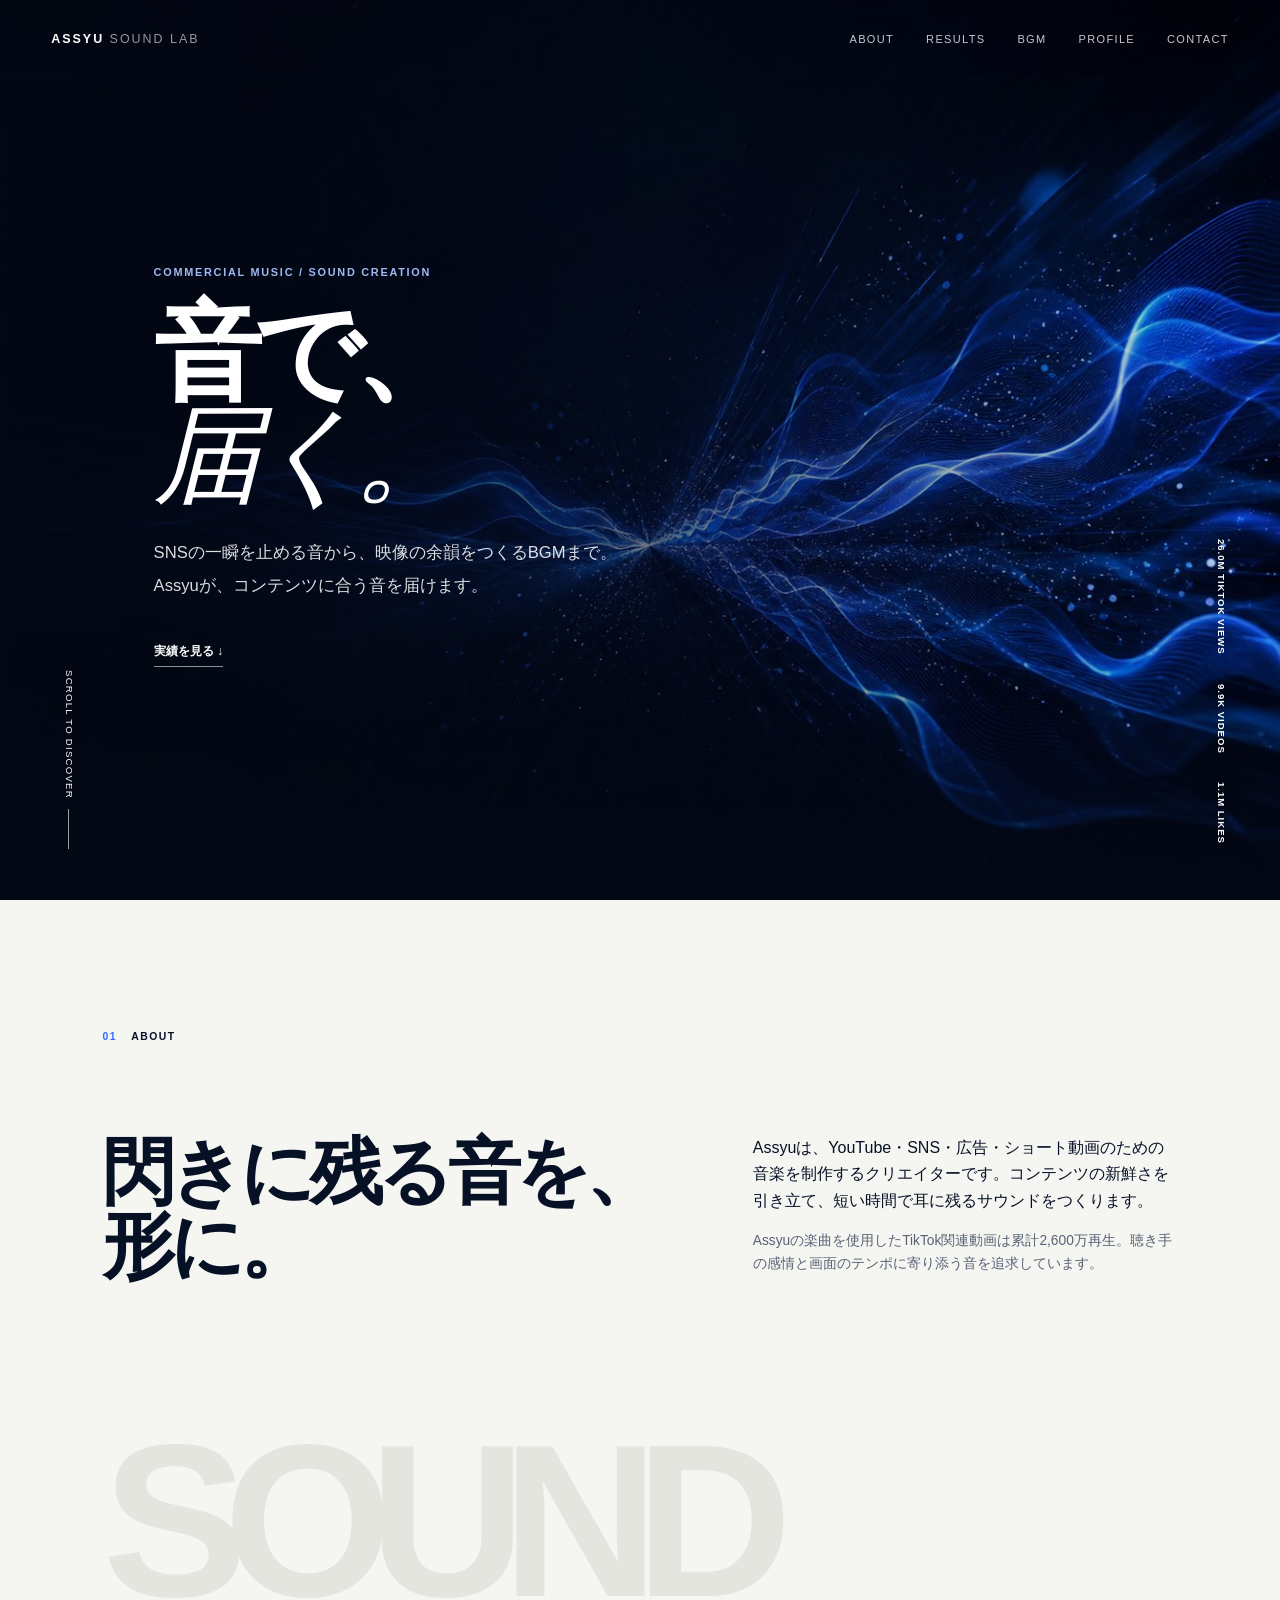
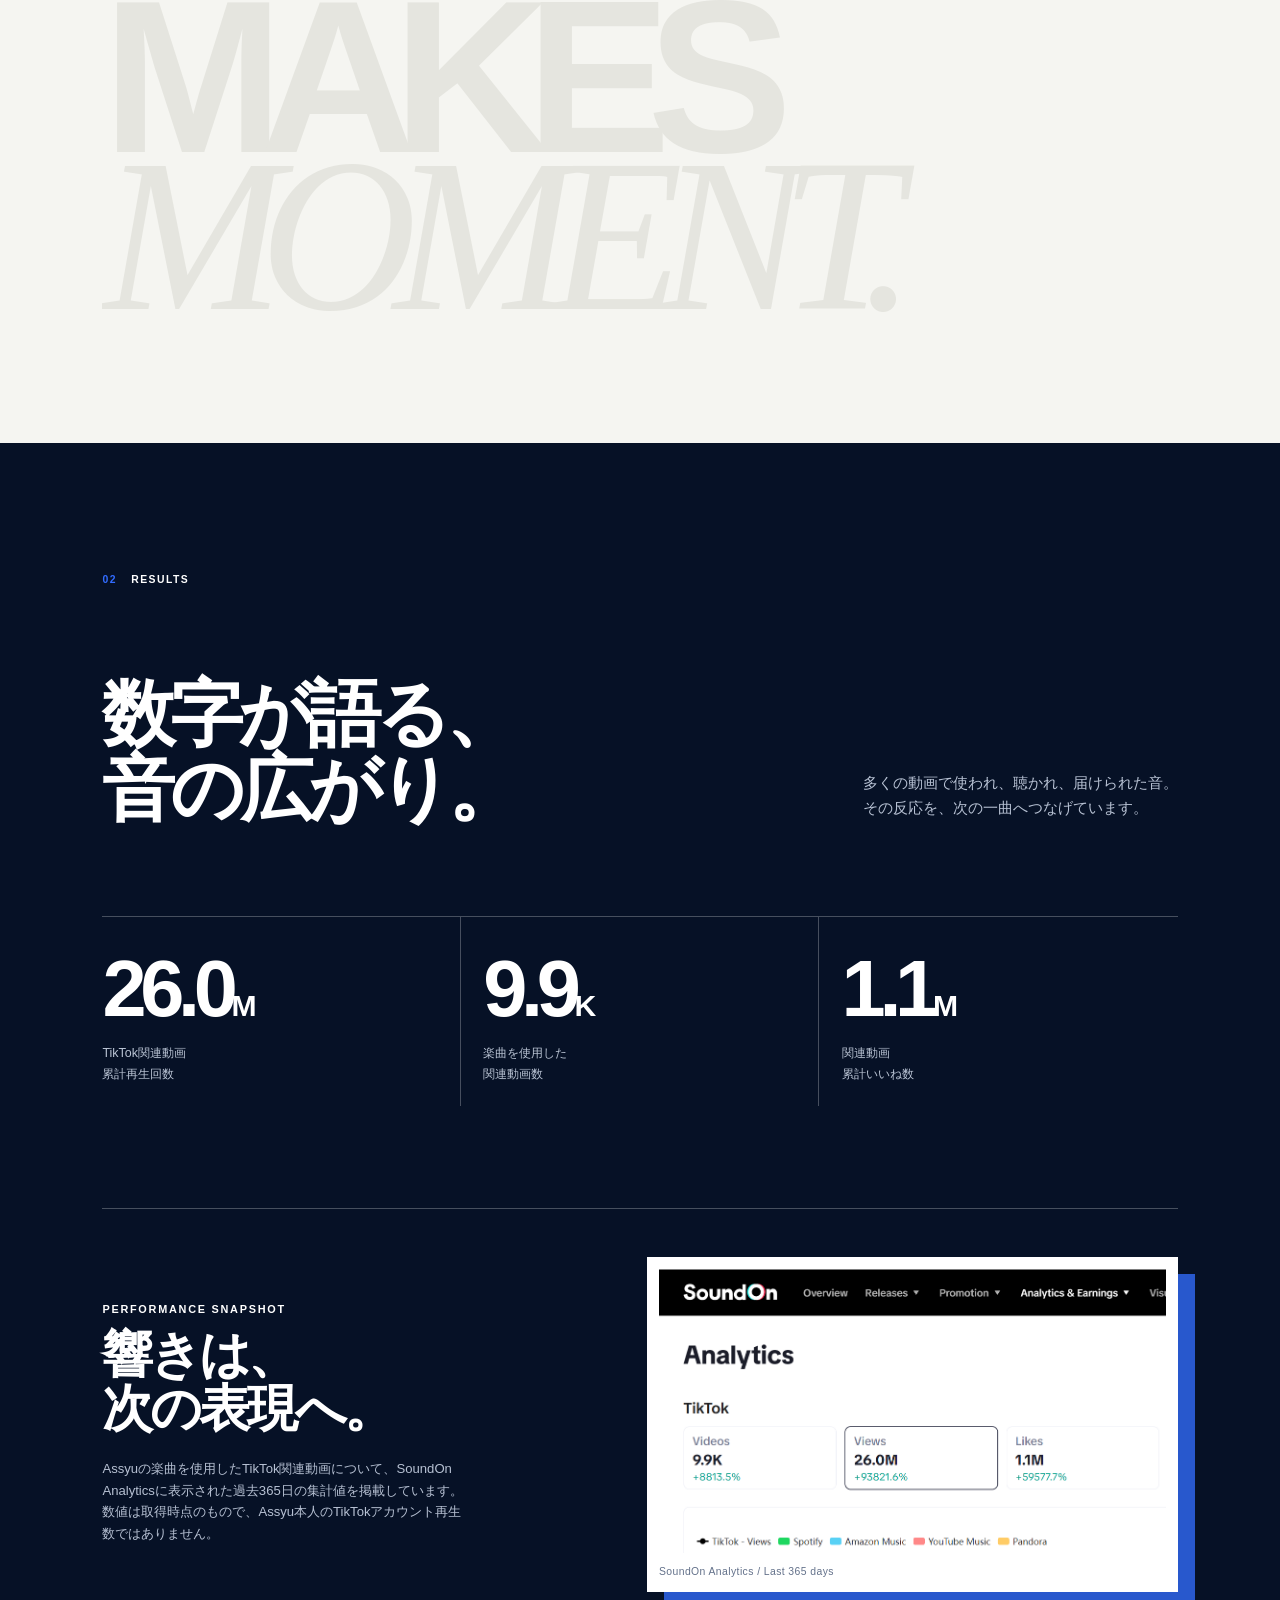
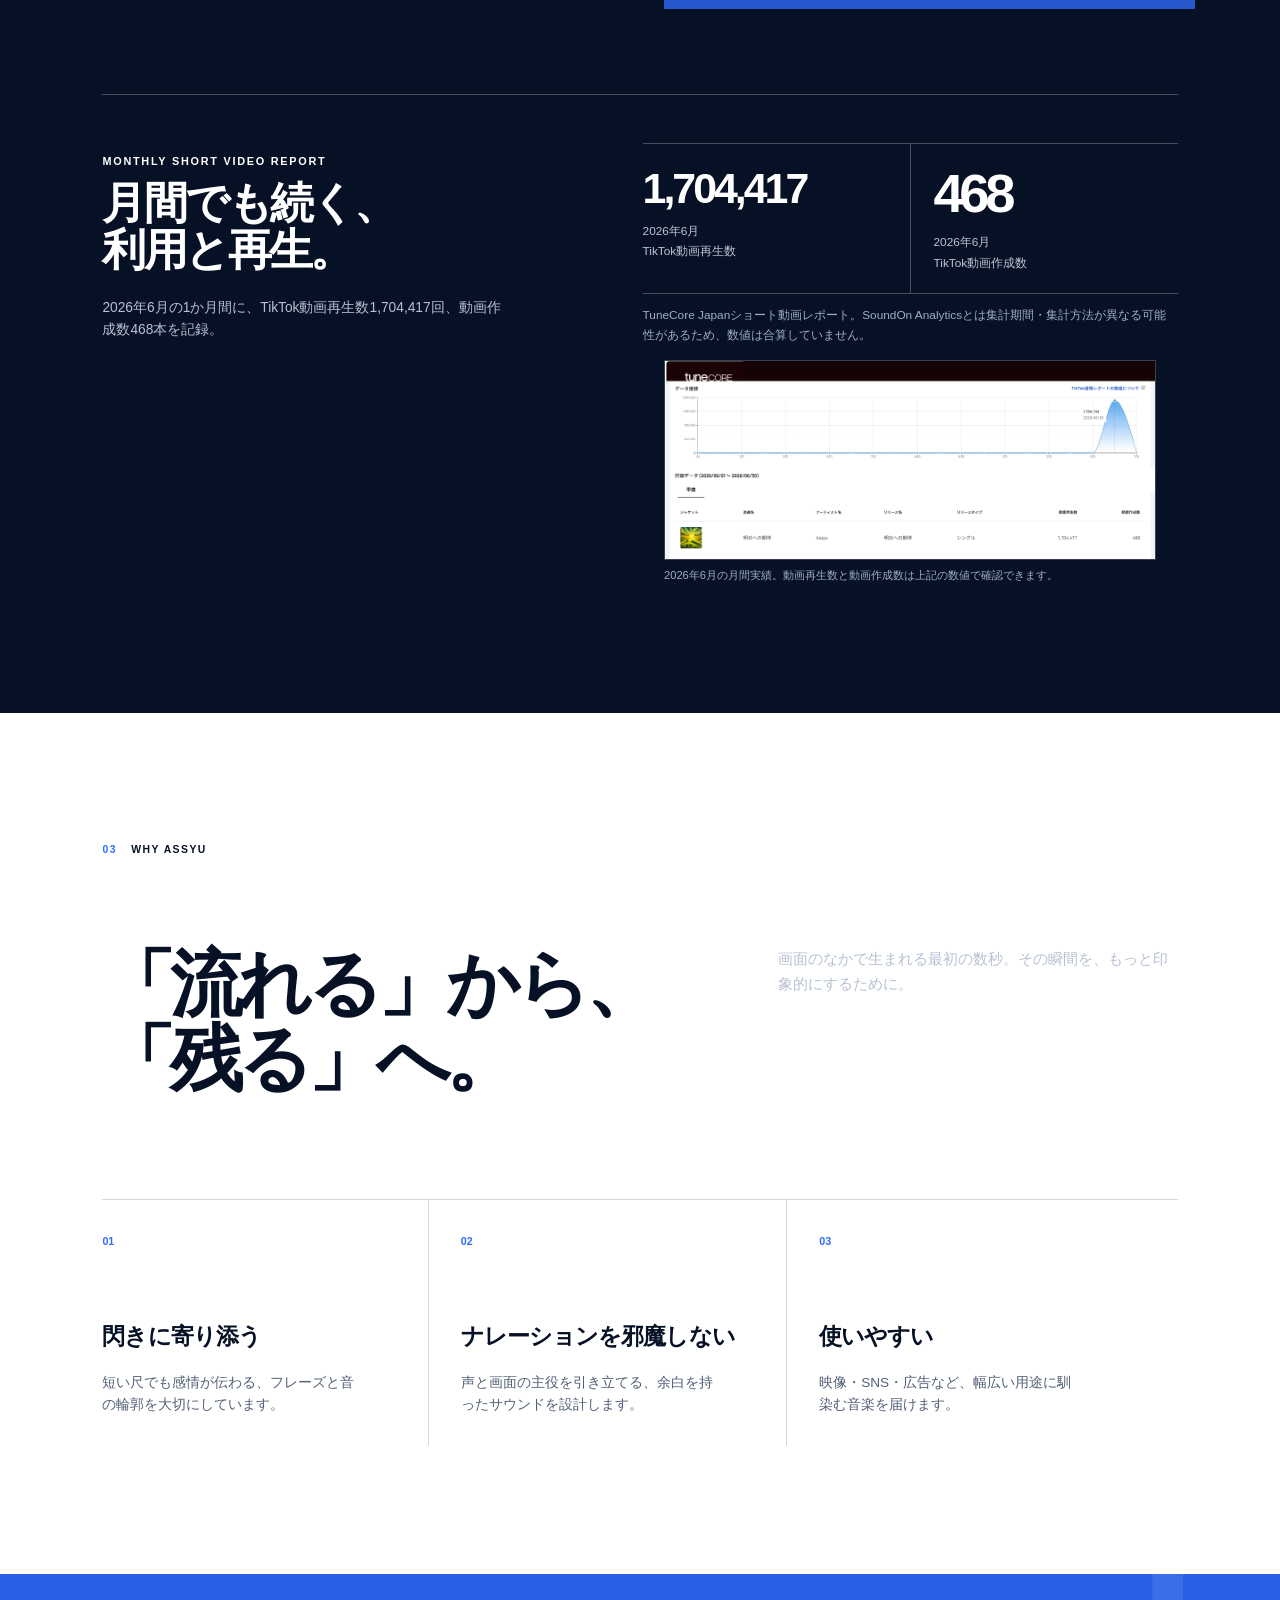
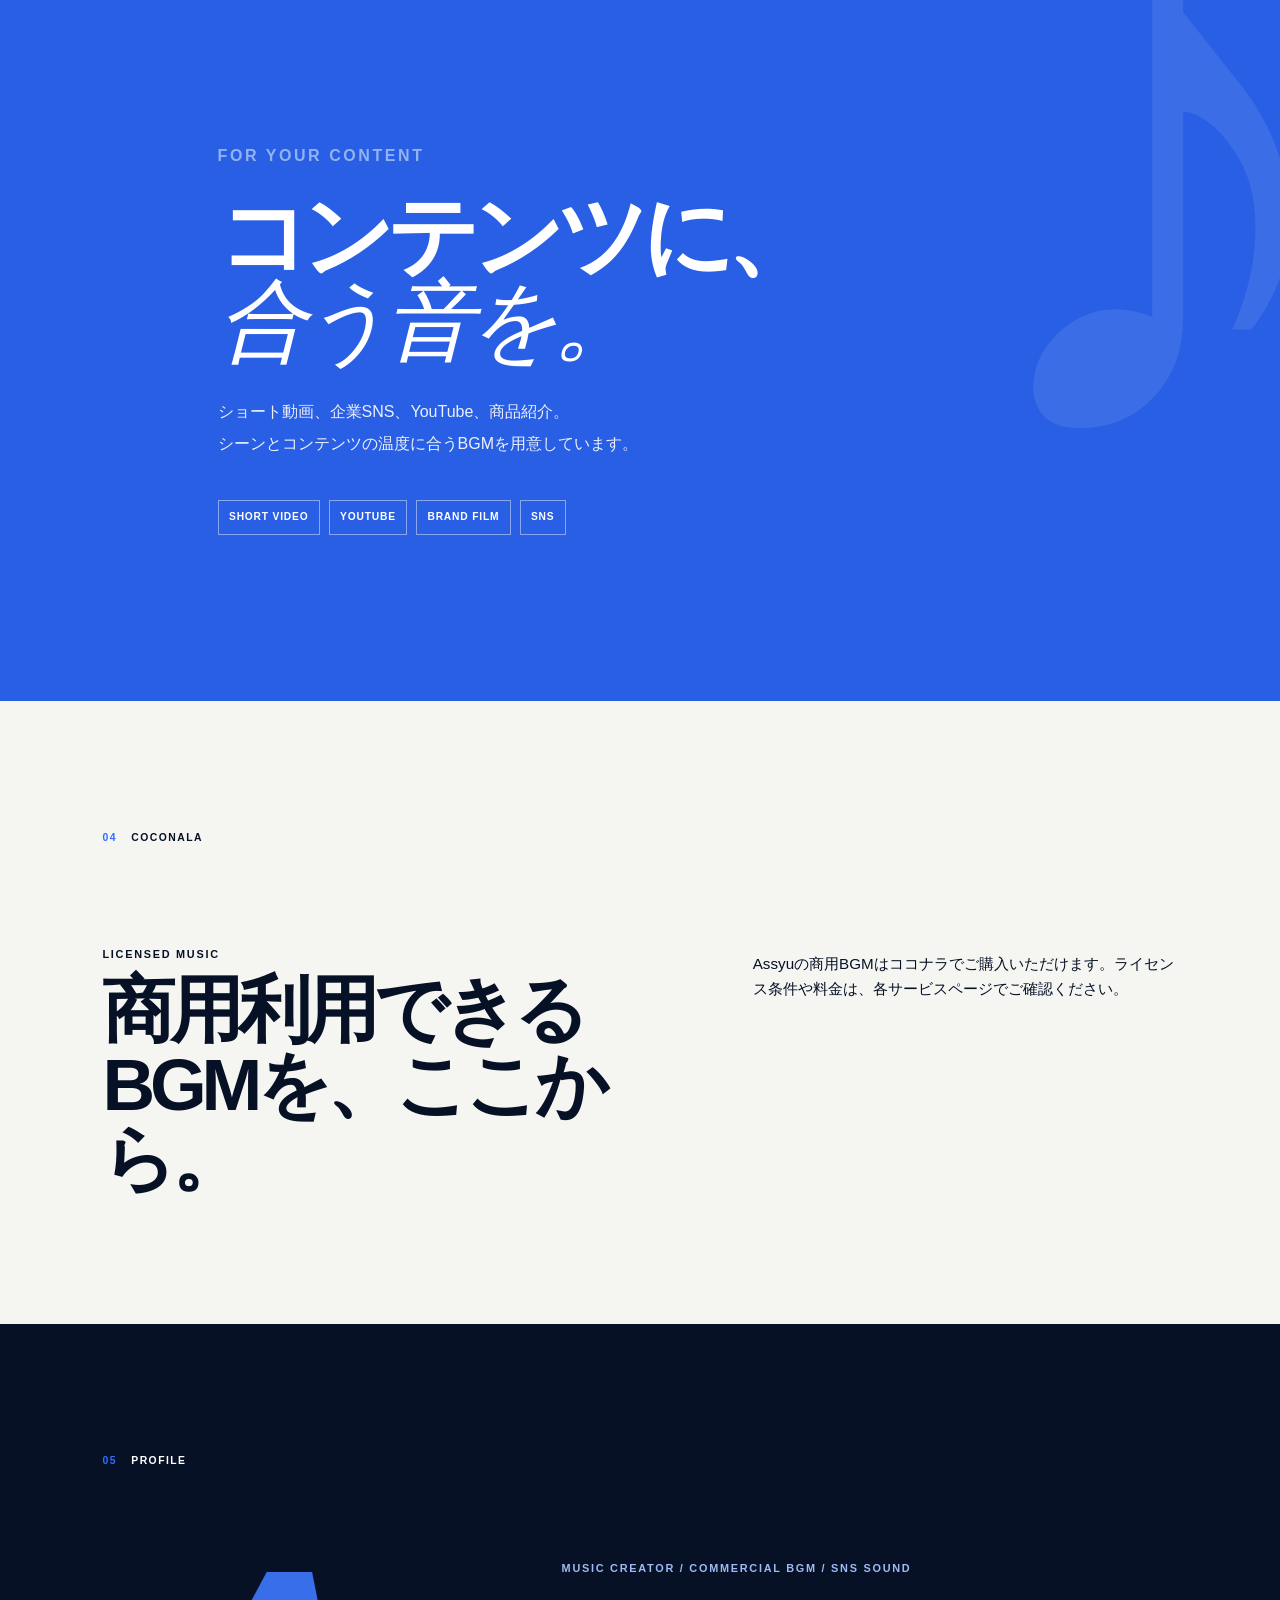
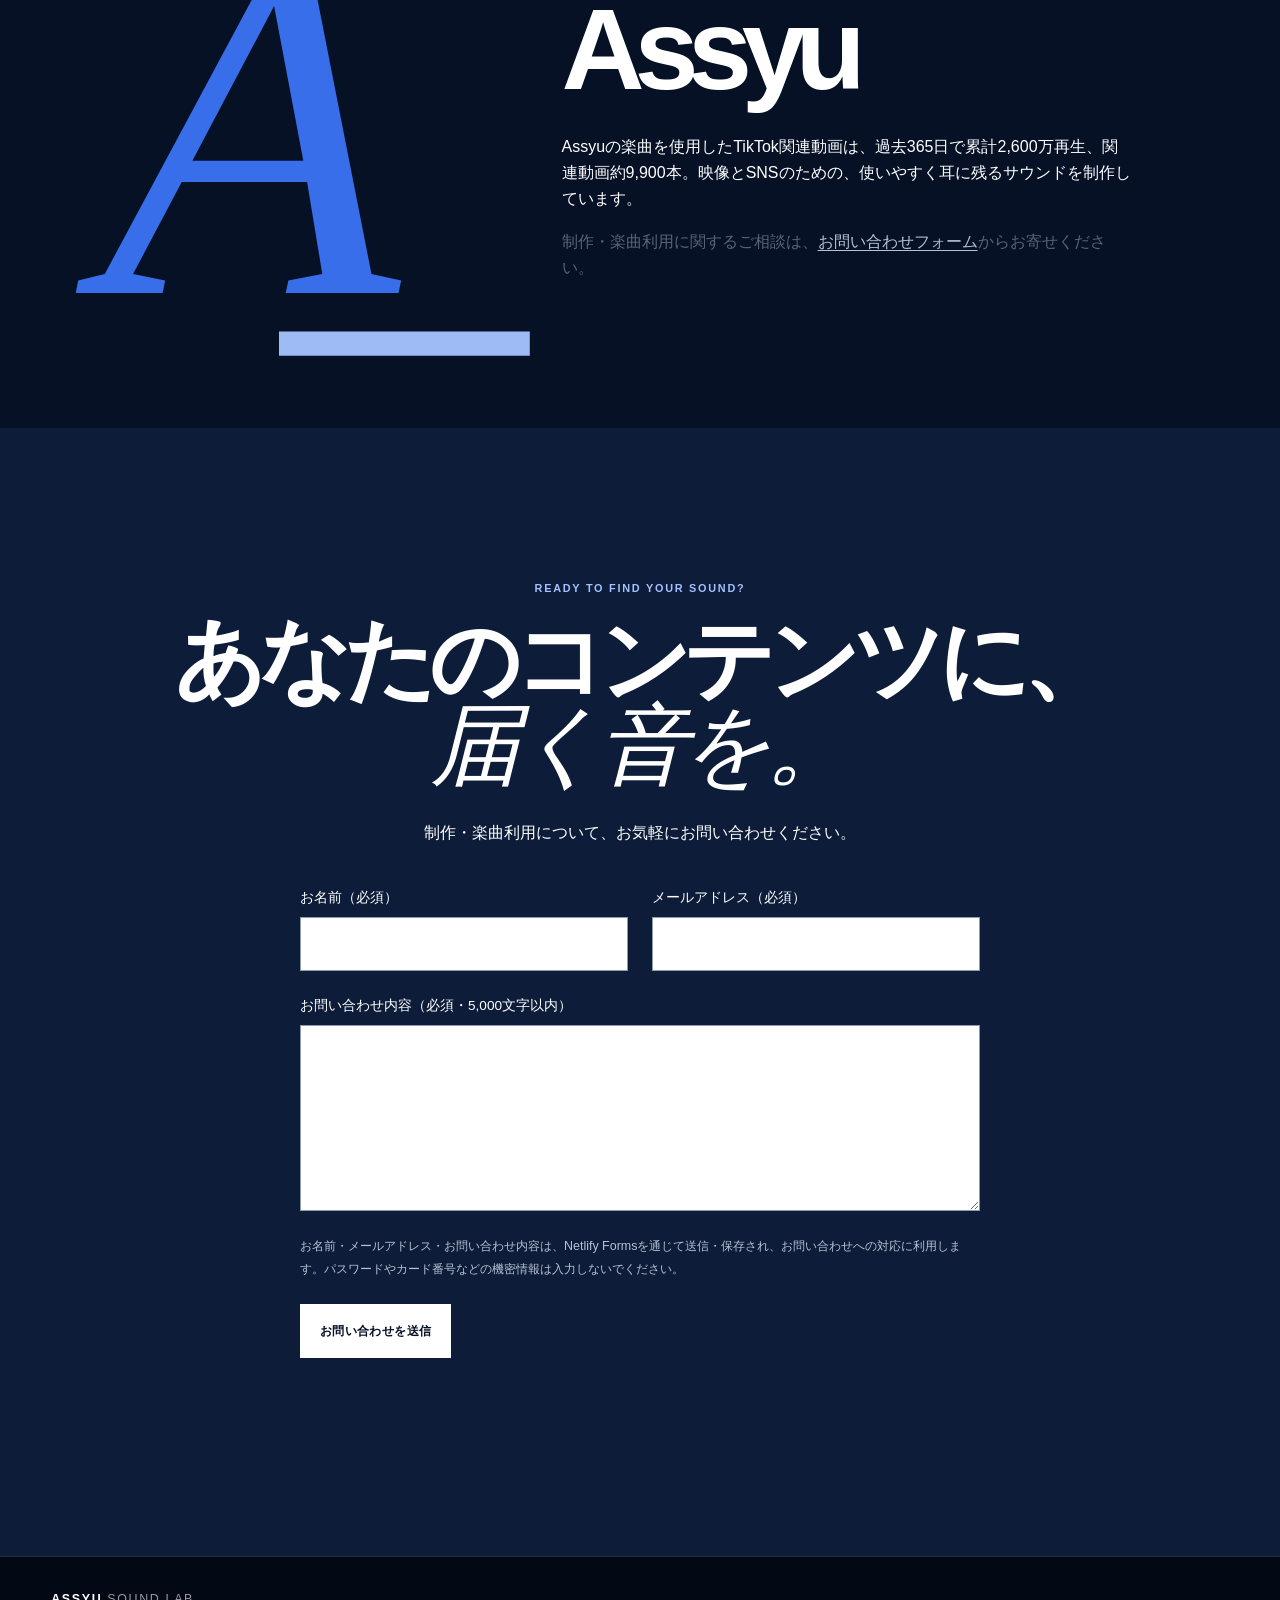
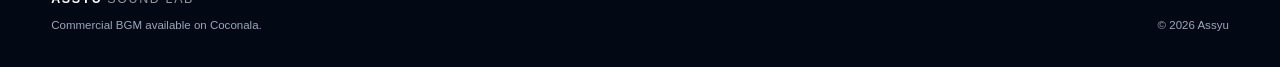
<file: index.html>
<!doctype html>
<html lang="ja">
<head>
  <meta charset="utf-8">
  <meta name="viewport" content="width=device-width, initial-scale=1">
  <title>Assyu｜商用BGM・SNSサウンドの音楽クリエイター</title>
  <meta name="description" content="Assyuの楽曲を使用したTikTok関連動画は累計2,600万再生。YouTube・広告・ショート動画・SNSに合う商用BGMをココナラで販売しています。">
  <meta name="theme-color" content="#061126">
  <meta property="og:type" content="website">
  <meta property="og:site_name" content="ASSYU SOUND LAB">
  <meta property="og:title" content="Assyu｜商用BGM・SNSサウンドの音楽クリエイター">
  <meta property="og:description" content="SNSで届く音を、あなたのコンテンツへ。Assyuの商用BGM・SNSサウンド。">
  <!-- 公開時にcanonicalと、絶対URLのog:url・og:imageを設定してください。 -->
  <meta property="og:image" content="assets/assyu/sound-waves.jpg">
  <meta name="twitter:card" content="summary_large_image">
  <meta name="twitter:title" content="Assyu｜商用BGM・SNSサウンドの音楽クリエイター">
  <meta name="twitter:description" content="Assyuの楽曲を使用したTikTok関連動画は累計2,600万再生。商用BGM・SNSサウンドを制作しています。">
  <meta name="twitter:image" content="assets/assyu/sound-waves.jpg">
  <link rel="stylesheet" href="assets/assyu/style.css">
  <link rel="stylesheet" href="assets/assyu/review-fixes.css">
  <link rel="stylesheet" href="assets/assyu/tunecore-report.css">
  <link rel="stylesheet" href="assets/assyu/soundon-report.css">
  <link rel="stylesheet" href="assets/assyu/contact.css">
  <script src="assets/assyu/contact.js" defer></script>
</head>
<body>
  <a class="skip-link" href="#main">本文へ移動</a>

  <header class="site-header">
    <a class="brand" href="#top" aria-label="ASSYU SOUND LAB トップへ">ASSYU <span>SOUND LAB</span></a>
    <nav aria-label="主要な案内">
      <a href="#about">ABOUT</a>
      <a href="#results">RESULTS</a>
      <a href="#bgm">BGM</a>
      <a href="#profile">PROFILE</a>
      <a href="#contact">CONTACT</a>
    </nav>
  </header>

  <main id="main">
    <section class="hero" id="top" aria-labelledby="hero-title">
      <div class="hero-art" aria-hidden="true"></div>
      <div class="hero-content reveal">
        <p class="kicker">COMMERCIAL MUSIC / SOUND CREATION</p>
        <h1 id="hero-title">音で、<br><em>届く。</em></h1>
        <p class="hero-copy">SNSの一瞬を止める音から、映像の余韻をつくるBGMまで。<br>Assyuが、コンテンツに合う音を届けます。</p>
        <div class="hero-actions">
          <a class="text-link" href="#results">実績を見る <span aria-hidden="true">↓</span></a>
        </div>
      </div>
      <div class="hero-meta" aria-label="実績">
        <span>26.0M TIKTOK VIEWS</span>
        <span>9.9K VIDEOS</span>
        <span>1.1M LIKES</span>
      </div>
      <p class="scroll-note" aria-hidden="true">SCROLL TO DISCOVER <span></span></p>
    </section>

    <section class="intro section" id="about" aria-labelledby="about-title">
      <div class="section-label"><span>01</span> ABOUT</div>
      <div class="intro-grid">
        <h2 id="about-title">閃きに残る音を、<br>形に。</h2>
        <div class="intro-copy">
          <p>Assyuは、YouTube・SNS・広告・ショート動画のための音楽を制作するクリエイターです。コンテンツの新鮮さを引き立て、短い時間で耳に残るサウンドをつくります。</p>
          <p class="muted">Assyuの楽曲を使用したTikTok関連動画は累計2,600万再生。聴き手の感情と画面のテンポに寄り添う音を追求しています。</p>
        </div>
      </div>
      <div class="statement">SOUND<br>MAKES<br><i>MOMENT.</i></div>
    </section>

    <section class="results section dark-section" id="results" aria-labelledby="results-title">
      <div class="section-label"><span>02</span> RESULTS</div>
      <div class="section-heading">
        <h2 id="results-title">数字が語る、<br>音の広がり。</h2>
        <p>多くの動画で使われ、聴かれ、届けられた音。<br>その反応を、次の一曲へつなげています。</p>
      </div>
      <div class="metrics" aria-label="TikTokでの実績">
        <article><strong>26.0<span>M</span></strong><p>TikTok関連動画<br>累計再生回数</p></article>
        <article><strong>9.9<span>K</span></strong><p>楽曲を使用した<br>関連動画数</p></article>
        <article><strong>1.1<span>M</span></strong><p>関連動画<br>累計いいね数</p></article>
      </div>
      <div class="proof-panel">
        <div>
          <p class="eyebrow">PERFORMANCE SNAPSHOT</p>
          <h3>響きは、<br>次の表現へ。</h3>
          <p>Assyuの楽曲を使用したTikTok関連動画について、SoundOn Analyticsに表示された過去365日の集計値を掲載しています。数値は取得時点のもので、Assyu本人のTikTokアカウント再生数ではありません。</p>
        </div>
        <figure class="analytics-card analytics-report">
          <img src="assets/assyu/soundon-report.png" alt="SoundOn Analyticsの過去365日実績。TikTok関連動画は9.9K本、再生回数は26.0M、いいね数は1.1M。">
          <figcaption>SoundOn Analytics / Last 365 days</figcaption>
        </figure>
      </div>
      <aside class="tunecore-panel" aria-labelledby="tunecore-title">
        <div class="tunecore-copy">
          <p class="eyebrow">MONTHLY SHORT VIDEO REPORT</p>
          <h3 id="tunecore-title">月間でも続く、<br>利用と再生。</h3>
          <p>2026年6月の1か月間に、TikTok動画再生数1,704,417回、動画作成数468本を記録。</p>
        </div>
        <div class="tunecore-detail">
          <div class="tunecore-stats" aria-label="TuneCore Japanの2026年6月実績">
            <article><strong class="exact-count">1,704,417</strong><p>2026年6月<br>TikTok動画再生数</p></article>
            <article><strong>468</strong><p>2026年6月<br>TikTok動画作成数</p></article>
          </div>
          <p class="source-note">TuneCore Japanショート動画レポート。SoundOn Analyticsとは集計期間・集計方法が異なる可能性があるため、数値は合算していません。</p>
          <div class="tunecore-report-wrapper">
            <div class="tunecore-report">
              <figure>
                <img src="assets/assyu/tunecore-june-report.png" alt="TuneCore Japanショート動画レポート。対象期間は2026年6月1日から6月30日。明日への期待、Assyu、TikTok動画再生数1,704,417回、動画作成数468本、および月間推移グラフ。">
                <figcaption>2026年6月の月間実績。動画再生数と動画作成数は上記の数値で確認できます。</figcaption>
              </figure>
            </div>
          </div>
        </div>
      </aside>
    </section>

    <section class="reason section" aria-labelledby="reason-title">
      <div class="section-label"><span>03</span> WHY ASSYU</div>
      <div class="section-heading split-heading">
        <h2 id="reason-title">「流れる」から、<br>「残る」へ。</h2>
        <p>画面のなかで生まれる最初の数秒。その瞬間を、もっと印象的にするために。</p>
      </div>
      <div class="reason-grid">
        <article><span>01</span><h3>閃きに寄り添う</h3><p>短い尺でも感情が伝わる、フレーズと音の輪郭を大切にしています。</p></article>
        <article><span>02</span><h3>ナレーションを邪魔しない</h3><p>声と画面の主役を引き立てる、余白を持ったサウンドを設計します。</p></article>
        <article><span>03</span><h3>使いやすい</h3><p>映像・SNS・広告など、幅広い用途に馴染む音楽を届けます。</p></article>
      </div>
    </section>

    <section class="bgm-section" id="bgm" aria-labelledby="bgm-title">
      <div class="bgm-inner">
        <p class="kicker">FOR YOUR CONTENT</p>
        <h2 id="bgm-title">コンテンツに、<br><em>合う音を。</em></h2>
        <p>ショート動画、企業SNS、YouTube、商品紹介。<br>シーンとコンテンツの温度に合うBGMを用意しています。</p>
        <div class="tag-list" aria-label="BGMの利用シーン"><span>SHORT VIDEO</span><span>YOUTUBE</span><span>BRAND FILM</span><span>SNS</span></div>
      </div>
    </section>

    <section class="sales section" id="purchase" aria-labelledby="sales-title">
      <div class="section-label"><span>04</span> COCONALA</div>
      <div class="stock-grid">
        <div>
          <p class="eyebrow">LICENSED MUSIC</p>
          <h2 id="sales-title">商用利用できる<br>BGMを、ここから。</h2>
        </div>
        <div class="stock-copy">
          <p>Assyuの商用BGMはココナラでご購入いただけます。ライセンス条件や料金は、各サービスページでご確認ください。</p>
        </div>
      </div>
    </section>

    <section class="profile section dark-section" id="profile" aria-labelledby="profile-title">
      <div class="section-label"><span>05</span> PROFILE</div>
      <div class="profile-grid">
        <div class="monogram" aria-hidden="true">A<span>_</span></div>
        <div>
          <p class="kicker">MUSIC CREATOR / COMMERCIAL BGM / SNS SOUND</p>
          <h2 id="profile-title">Assyu</h2>
          <p>Assyuの楽曲を使用したTikTok関連動画は、過去365日で累計2,600万再生、関連動画約9,900本。映像とSNSのための、使いやすく耳に残るサウンドを制作しています。</p>
          <p class="muted">制作・楽曲利用に関するご相談は、<a href="#contact">お問い合わせフォーム</a>からお寄せください。</p>
        </div>
      </div>
    </section>

    <section class="final-cta" id="contact" aria-labelledby="cta-title">
      <p class="kicker">READY TO FIND YOUR SOUND?</p>
      <h2 id="cta-title">あなたのコンテンツに、<br><em>届く音を。</em></h2>
      <p>制作・楽曲利用について、お気軽にお問い合わせください。</p>
      <form class="contact-form" name="contact" method="POST" data-netlify="true" netlify-honeypot="bot-field" aria-label="制作・楽曲利用のお問い合わせ" aria-describedby="contact-note">
        <input type="hidden" name="form-name" value="contact">
        <p hidden>
          <label>この欄は入力しないでください：<input type="text" name="bot-field" tabindex="-1" autocomplete="off"></label>
        </p>
        <fieldset class="contact-fields" aria-label="お問い合わせ内容">
          <label for="contact-name">お名前（必須）
            <input id="contact-name" name="name" type="text" autocomplete="name" maxlength="100" required>
          </label>
          <label for="contact-email">メールアドレス（必須）
            <input id="contact-email" name="email" type="email" autocomplete="email" maxlength="254" required>
          </label>
          <label class="contact-message" for="contact-message">お問い合わせ内容（必須・5,000文字以内）
            <textarea id="contact-message" name="message" rows="6" maxlength="5000" required></textarea>
          </label>
          <p class="contact-note" id="contact-note">お名前・メールアドレス・お問い合わせ内容は、Netlify Formsを通じて送信・保存され、お問い合わせへの対応に利用します。パスワードやカード番号などの機密情報は入力しないでください。</p>
          <button class="button light" type="submit">お問い合わせを送信</button>
        </fieldset>
        <p class="contact-status" id="contact-status" role="status" aria-live="polite" aria-atomic="true" tabindex="-1"></p>
      </form>
    </section>
  </main>

  <footer>
    <div><strong>ASSYU <span>SOUND LAB</span></strong><p>Commercial BGM available on Coconala.</p></div>
    <p>© <span id="year">2026</span> Assyu</p>
  </footer>
</body>
</html>
</file>
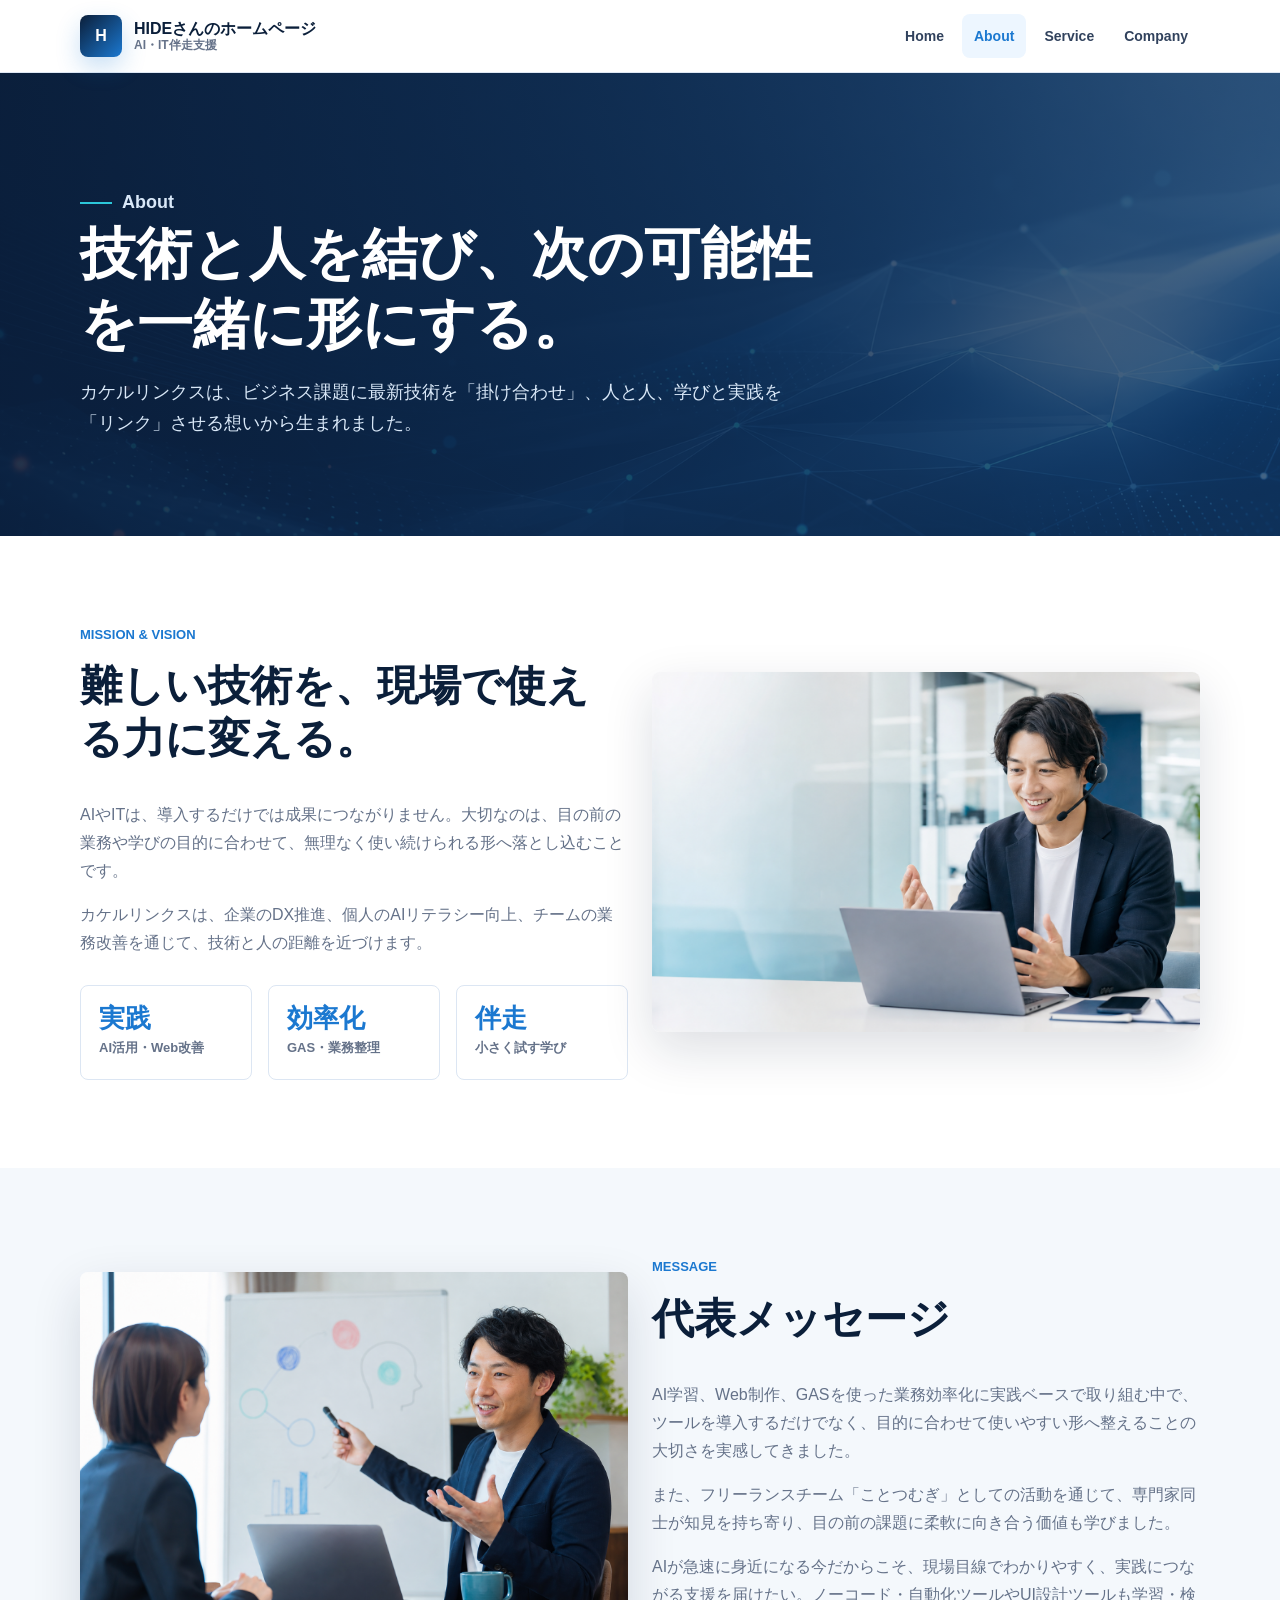
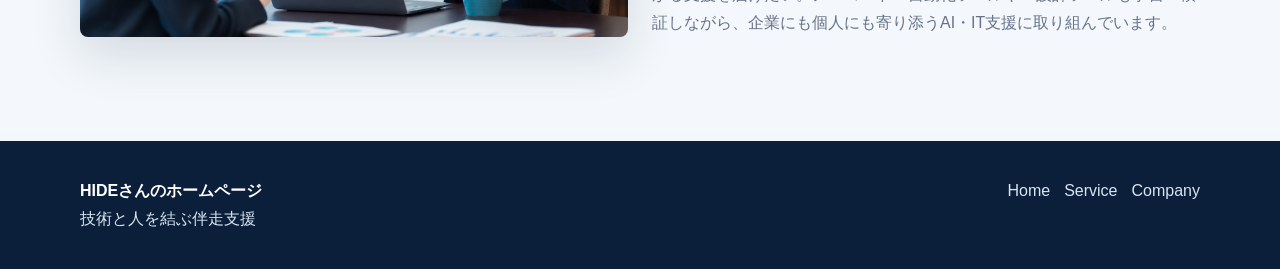
<file: about.html>
<!doctype html>
<html lang="ja">
<head>
  <meta charset="utf-8">
  <meta name="viewport" content="width=device-width, initial-scale=1">
  <title>About | HIDEさんのホームページ</title>
  <meta name="description" content="AIやITを現場で使いやすい形に整える、HIDEさんのホームページの考え方と伴走型支援の姿勢をご紹介します。">
  <meta property="og:type" content="website">
  <meta property="og:site_name" content="HIDEさんのホームページ">
  <meta property="og:title" content="About | HIDEさんのホームページ">
  <meta property="og:description" content="AIやITを現場で使いやすい形に整える、伴走型支援の姿勢をご紹介します。">
  <meta property="og:url" content="https://open-newstages-ai.com/about.html">
  <link rel="canonical" href="https://open-newstages-ai.com/about.html">
  <meta property="og:image" content="https://open-newstages-ai.com/assets/images/hero-consulting.png">
  <meta name="twitter:card" content="summary_large_image">
  <meta name="twitter:title" content="About | HIDEさんのホームページ">
  <meta name="twitter:description" content="AIやITを現場で使いやすい形に整える、伴走型支援の姿勢をご紹介します。">
  <meta name="twitter:image" content="https://open-newstages-ai.com/assets/images/hero-consulting.png">
  <link rel="icon" href="/assets/images/favicon.svg" type="image/svg+xml">
  <link rel="stylesheet" href="/assets/css/style.css">
</head>
<body>
  <header class="site-header">
    <div class="nav-shell">
      <a class="brand" href="index.html"><span class="brand-mark">H</span><span class="brand-text">HIDEさんのホームページ<small>AI・IT伴走支援</small></span></a>
      <button class="nav-toggle" type="button" aria-label="メニューを開閉" aria-expanded="false"><span></span><span></span><span></span></button>
      <nav class="main-nav" aria-label="メインナビゲーション">
        <a href="index.html">Home</a><a class="active" href="about.html">About</a><a href="service.html">Service</a><a href="company.html">Company</a>
      </nav>
    </div>
  </header>

  <main>
    <section class="page-hero">
      <div class="container">
        <p class="eyebrow">About</p>
        <h1>技術と人を結び、次の可能性を一緒に形にする。</h1>
        <p>カケルリンクスは、ビジネス課題に最新技術を「掛け合わせ」、人と人、学びと実践を「リンク」させる想いから生まれました。</p>
      </div>
    </section>

    <section class="section">
      <div class="container">
        <div class="grid two">
          <div class="split-copy">
            <div class="section-head">
              <span class="section-label">Mission & Vision</span>
              <h2>難しい技術を、現場で使える力に変える。</h2>
            </div>
            <p>AIやITは、導入するだけでは成果につながりません。大切なのは、目の前の業務や学びの目的に合わせて、無理なく使い続けられる形へ落とし込むことです。</p>
            <p>カケルリンクスは、企業のDX推進、個人のAIリテラシー向上、チームの業務改善を通じて、技術と人の距離を近づけます。</p>
            <div class="stat-row">
              <div class="stat"><strong>実践</strong><span>AI活用・Web改善</span></div>
              <div class="stat"><strong>効率化</strong><span>GAS・業務整理</span></div>
              <div class="stat"><strong>伴走</strong><span>小さく試す学び</span></div>
            </div>
          </div>
          <div class="image-panel">
            <img src="/assets/images/hero-consulting.png" alt="オンライン相談を行うビジネスパーソン">
          </div>
        </div>
      </div>
    </section>

    <section class="section soft">
      <div class="container">
        <div class="grid two">
          <div class="image-panel">
            <img src="/assets/images/ai-tutor.png" alt="PCとホワイトボードの前で親身に教えるAI家庭教師">
          </div>
          <div class="message">
            <div class="section-head">
              <span class="section-label">Message</span>
              <h2>代表メッセージ</h2>
            </div>
            <p>AI学習、Web制作、GASを使った業務効率化に実践ベースで取り組む中で、ツールを導入するだけでなく、目的に合わせて使いやすい形へ整えることの大切さを実感してきました。</p>
            <p>また、フリーランスチーム「ことつむぎ」としての活動を通じて、専門家同士が知見を持ち寄り、目の前の課題に柔軟に向き合う価値も学びました。</p>
            <p>AIが急速に身近になる今だからこそ、現場目線でわかりやすく、実践につながる支援を届けたい。ノーコード・自動化ツールやUI設計ツールも学習・検証しながら、企業にも個人にも寄り添うAI・IT支援に取り組んでいます。</p>
          </div>
        </div>
      </div>
    </section>
  </main>

  <footer class="site-footer"><div class="footer-shell"><div><strong>HIDEさんのホームページ</strong><br>技術と人を結ぶ伴走支援</div><div class="footer-links"><a href="index.html">Home</a><a href="service.html">Service</a><a href="company.html">Company</a></div></div></footer>
</body>
</html>
</file>
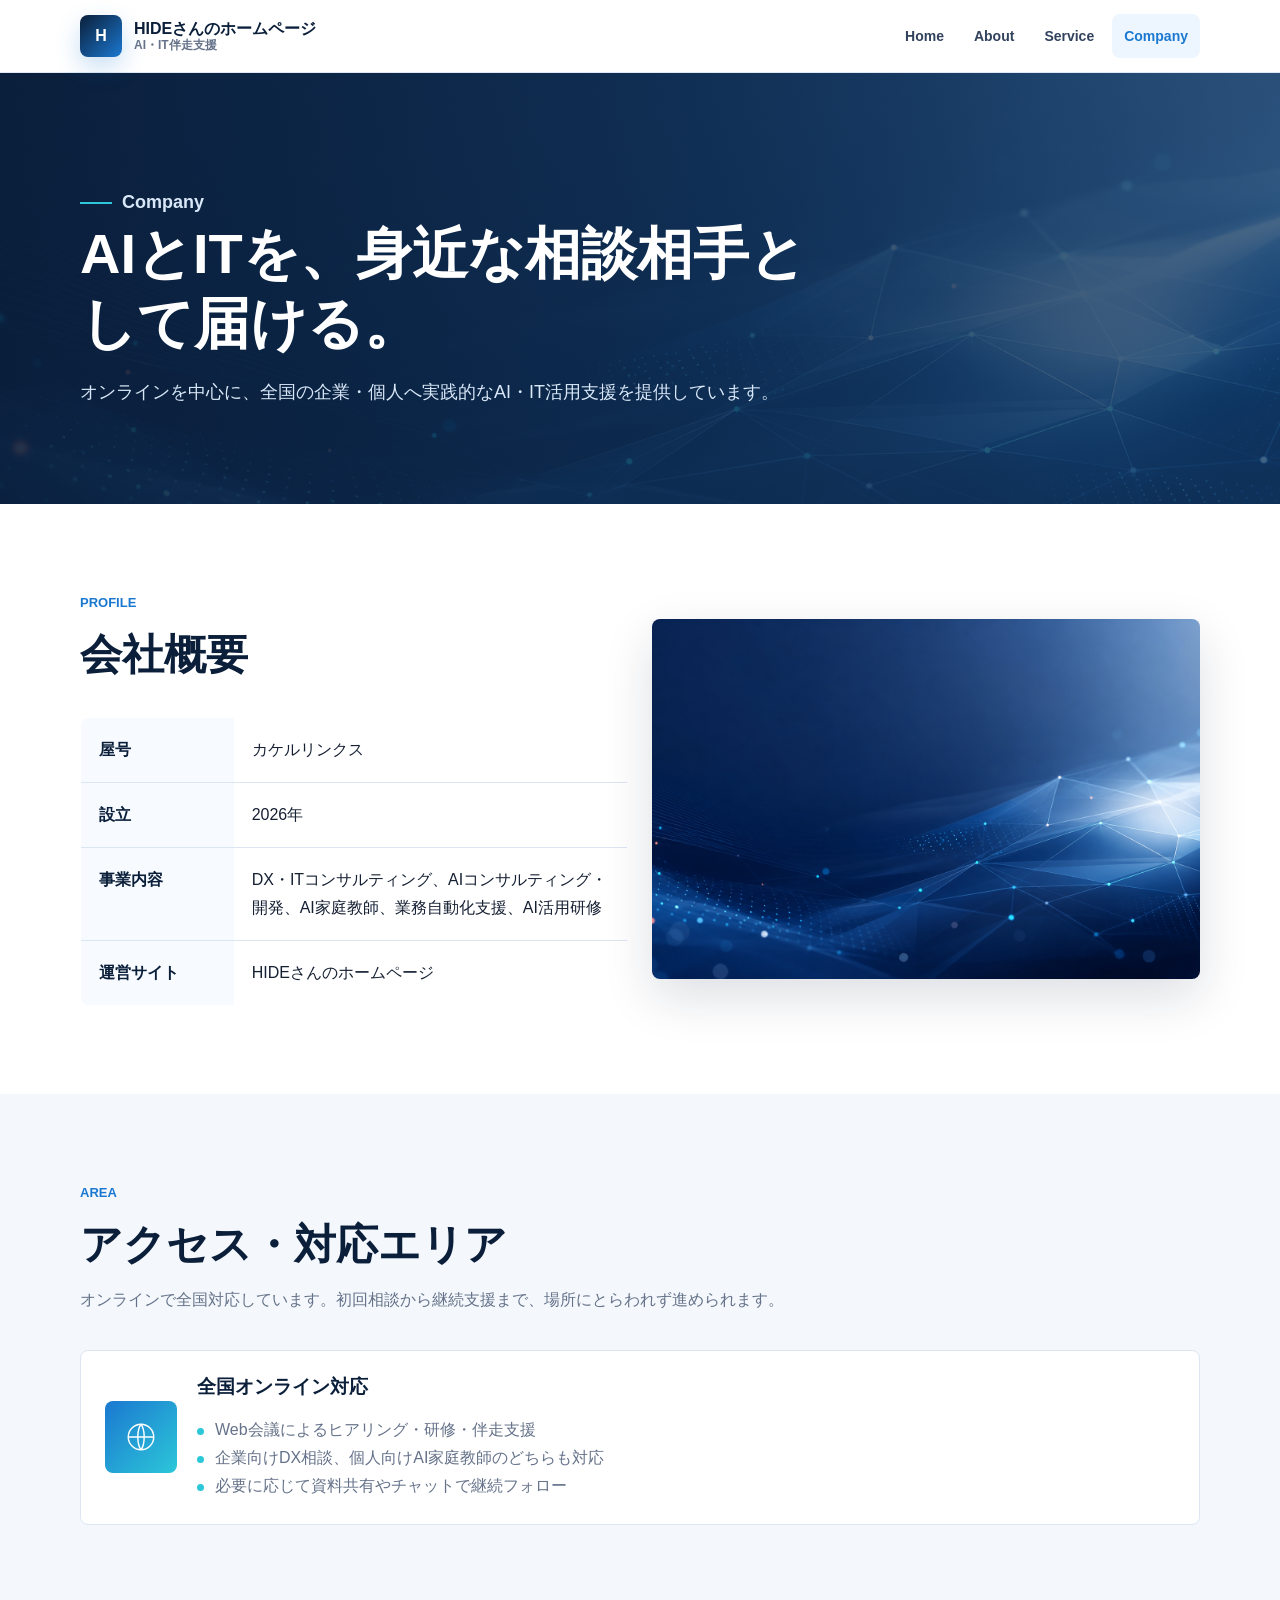
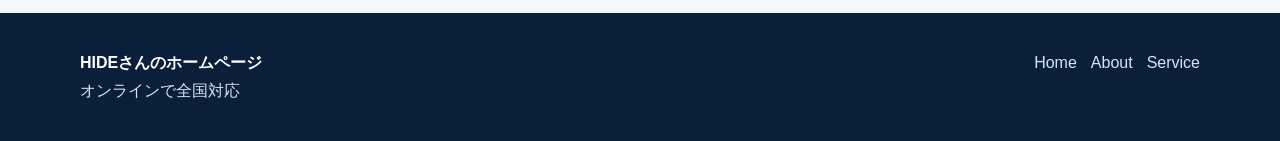
<file: company.html>
<!doctype html>
<html lang="ja">
<head>
  <meta charset="utf-8">
  <meta name="viewport" content="width=device-width, initial-scale=1">
  <title>Company | HIDEさんのホームページ</title>
  <meta name="description" content="屋号、設立、事業内容、対応エリアをご案内します。">
  <meta property="og:type" content="website">
  <meta property="og:site_name" content="HIDEさんのホームページ">
  <meta property="og:title" content="Company | HIDEさんのホームページ">
  <meta property="og:description" content="屋号、設立、事業内容、対応エリアをご案内します。">
  <meta property="og:url" content="https://open-newstages-ai.com/company.html">
  <link rel="canonical" href="https://open-newstages-ai.com/company.html">
  <meta property="og:image" content="https://open-newstages-ai.com/assets/images/hero-consulting.png">
  <meta name="twitter:card" content="summary_large_image">
  <meta name="twitter:title" content="Company | HIDEさんのホームページ">
  <meta name="twitter:description" content="屋号、設立、事業内容、対応エリアをご案内します。">
  <meta name="twitter:image" content="https://open-newstages-ai.com/assets/images/hero-consulting.png">
  <link rel="icon" href="/assets/images/favicon.svg" type="image/svg+xml">
  <link rel="stylesheet" href="/assets/css/style.css">
</head>
<body>
  <header class="site-header">
    <div class="nav-shell">
      <a class="brand" href="index.html"><span class="brand-mark">H</span><span class="brand-text">HIDEさんのホームページ<small>AI・IT伴走支援</small></span></a>
      <button class="nav-toggle" type="button" aria-label="メニューを開閉" aria-expanded="false"><span></span><span></span><span></span></button>
      <nav class="main-nav" aria-label="メインナビゲーション">
        <a href="index.html">Home</a><a href="about.html">About</a><a href="service.html">Service</a><a class="active" href="company.html">Company</a>
      </nav>
    </div>
  </header>

  <main>
    <section class="page-hero">
      <div class="container">
        <p class="eyebrow">Company</p>
        <h1>AIとITを、身近な相談相手として届ける。</h1>
        <p>オンラインを中心に、全国の企業・個人へ実践的なAI・IT活用支援を提供しています。</p>
      </div>
    </section>

    <section class="section">
      <div class="container">
        <div class="grid two">
          <div>
            <div class="section-head">
              <span class="section-label">Profile</span>
              <h2>会社概要</h2>
            </div>
            <table class="info-table">
              <tbody>
                <tr><th>屋号</th><td>カケルリンクス</td></tr>
                <tr><th>設立</th><td>2026年</td></tr>
                <tr><th>事業内容</th><td>DX・ITコンサルティング、AIコンサルティング・開発、AI家庭教師、業務自動化支援、AI活用研修</td></tr>
                <tr><th>運営サイト</th><td>HIDEさんのホームページ</td></tr>
              </tbody>
            </table>
          </div>
          <div class="image-panel">
            <img src="/assets/images/abstract-navy.png" alt="ネイビーブルーを基調としたAIネットワークの抽象背景">
          </div>
        </div>
      </div>
    </section>

    <section class="section soft">
      <div class="container">
        <div class="section-head">
          <span class="section-label">Area</span>
          <h2>アクセス・対応エリア</h2>
          <p>オンラインで全国対応しています。初回相談から継続支援まで、場所にとらわれず進められます。</p>
        </div>
        <div class="area-strip">
          <div class="area-icon" aria-hidden="true">
            <svg viewBox="0 0 24 24" fill="none" stroke="currentColor"><circle cx="12" cy="12" r="9"></circle><path d="M3 12h18M12 3c3 4 3 14 0 18M12 3c-3 4-3 14 0 18"></path></svg>
          </div>
          <div>
            <h3>全国オンライン対応</h3>
            <ul class="company-list">
              <li>Web会議によるヒアリング・研修・伴走支援</li>
              <li>企業向けDX相談、個人向けAI家庭教師のどちらも対応</li>
              <li>必要に応じて資料共有やチャットで継続フォロー</li>
            </ul>
          </div>
        </div>
      </div>
    </section>
  </main>

  <footer class="site-footer"><div class="footer-shell"><div><strong>HIDEさんのホームページ</strong><br>オンラインで全国対応</div><div class="footer-links"><a href="index.html">Home</a><a href="about.html">About</a><a href="service.html">Service</a></div></div></footer>
</body>
</html>
</file>
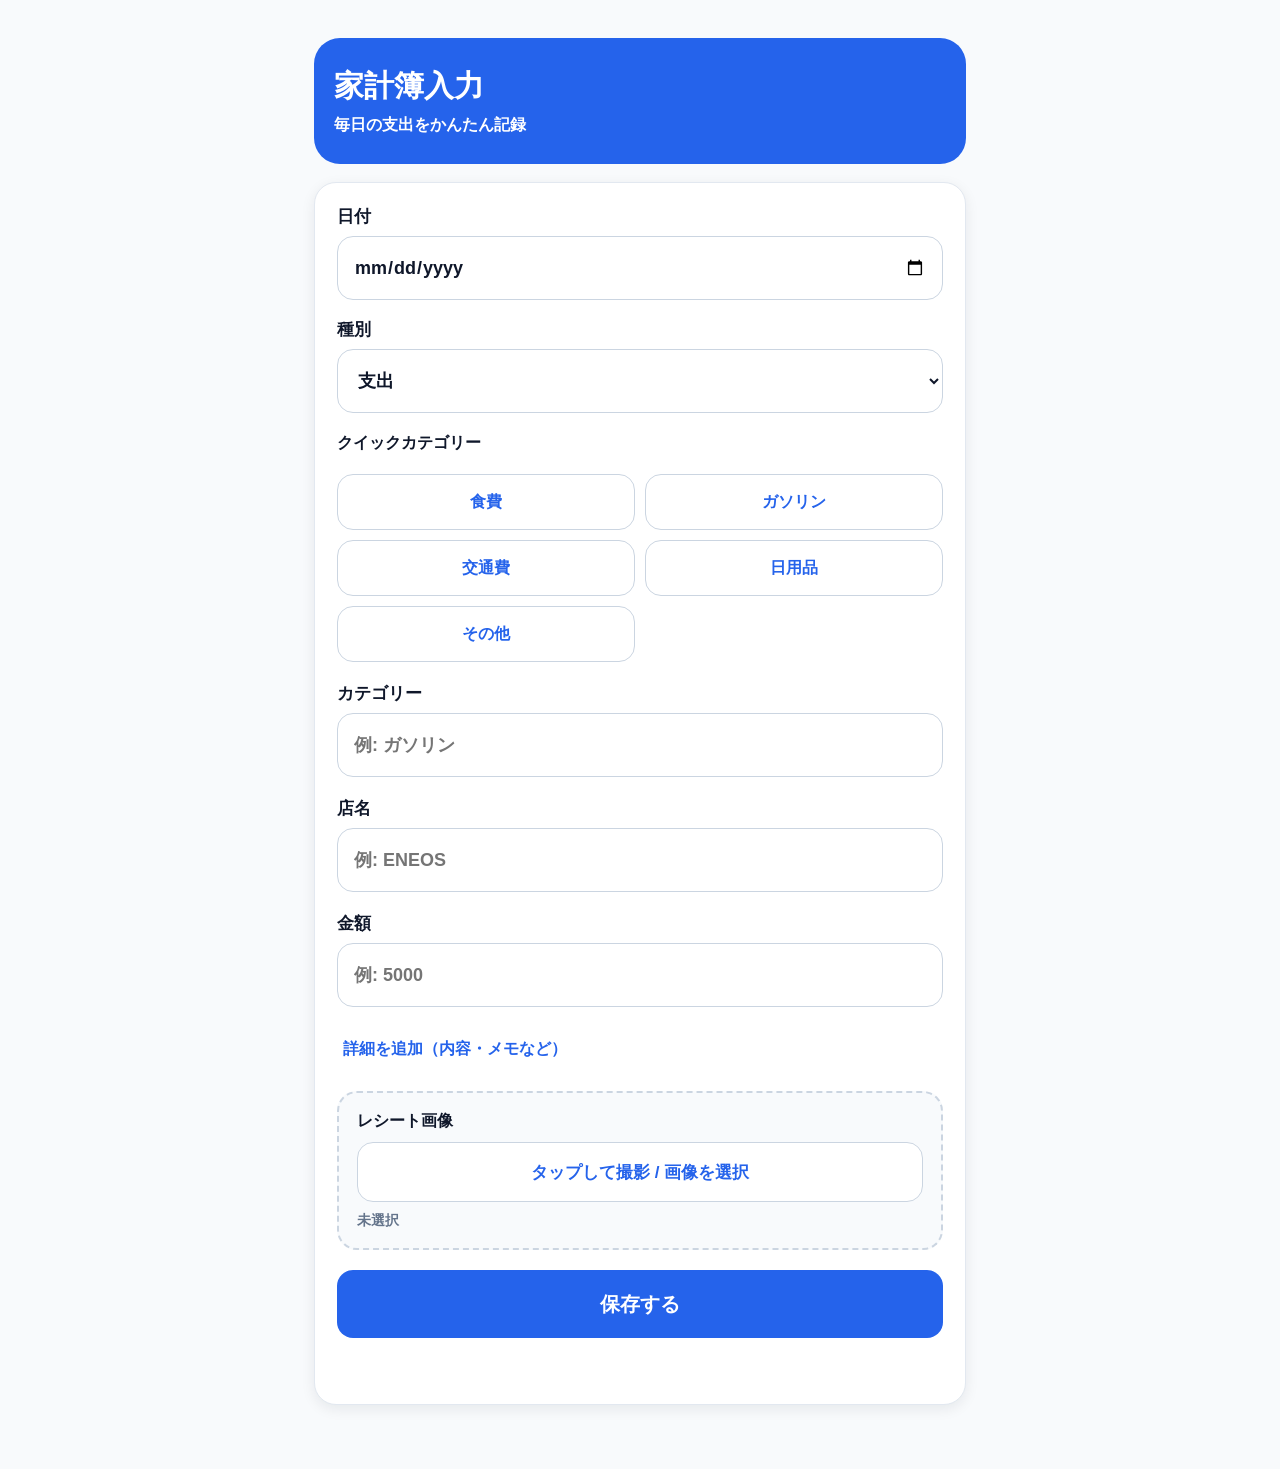
<file: Input.html>
<!doctype html>
<html lang="ja">
<head>
  <base target="_top">
  <meta charset="utf-8">
  <meta name="viewport" content="width=device-width, initial-scale=1, viewport-fit=cover">
  <style>
    :root {
      --bg: #F8FAFC;
      --card: #FFFFFF;
      --blue: #2563EB;
      --blue-dark: #1D4ED8;
      --blue-soft: #DBEAFE;
      --text: #0F172A;
      --muted: #64748B;
      --line: #CBD5E1;
    }

    html,
    body {
      width: 100%;
      margin: 0;
      padding: 0;
    }

    * {
      box-sizing: border-box;
    }

    body {
      background: var(--bg);
      color: var(--text);
      font-family: -apple-system, BlinkMacSystemFont, "Segoe UI", "Yu Gothic", Meiryo, sans-serif;
    }

    .page {
      width: 100%;
      padding: 14px;
      padding-bottom: 96px;
    }

    .hero {
      background: var(--blue);
      color: #fff;
      padding: 28px 20px;
      border-radius: 0 0 26px 26px;
      margin: -14px -14px 18px;
    }

    .hero h1 {
      margin: 0;
      font-size: 30px;
      font-weight: 900;
    }

    .hero p {
      margin: 8px 0 0;
      font-size: 16px;
      font-weight: 700;
    }

    .card {
      width: 100%;
      background: var(--card);
      border: 1px solid #E2E8F0;
      border-radius: 22px;
      padding: 22px;
      margin-bottom: 16px;
      box-shadow: 0 4px 14px rgba(15, 23, 42, 0.08);
    }

    form {
      display: grid;
      gap: 20px;
    }

    .grid-2 {
      display: grid;
      grid-template-columns: 1fr;
      gap: 18px;
    }

    label {
      display: grid;
      gap: 8px;
      font-size: 17px;
      font-weight: 900;
    }

    input,
    select,
    textarea,
    button {
      width: 100%;
      font: inherit;
      border-radius: 16px;
    }

    input,
    select,
    textarea {
      min-height: 64px;
      padding: 16px;
      border: 1px solid var(--line);
      background: #fff;
      color: var(--text);
      font-size: 18px;
    }

    textarea {
      min-height: 120px;
      resize: vertical;
    }

    input:focus,
    select:focus,
    textarea:focus {
      outline: 3px solid var(--blue-soft);
      border-color: var(--blue);
    }

    .quick-title {
      margin: 0;
      font-size: 16px;
      font-weight: 900;
    }

    .quick-categories {
      display: grid;
      grid-template-columns: 1fr 1fr;
      gap: 10px;
    }

    .quick-category {
      min-height: 56px;
      border: 1px solid var(--line);
      background: #fff;
      color: var(--blue);
      font-size: 16px;
      font-weight: 900;
    }

    .quick-category.is-selected {
      background: var(--blue-soft);
      border-color: var(--blue);
    }

    .details {
      display: none;
      gap: 20px;
    }

    .details.is-open {
      display: grid;
    }

    .link-button {
      min-height: 44px;
      border: 0;
      background: transparent;
      color: var(--blue);
      text-align: left;
      font-size: 16px;
      font-weight: 900;
    }

    .receipt-box {
      display: grid;
      gap: 10px;
      padding: 18px;
      border: 2px dashed var(--line);
      border-radius: 20px;
      background: #F8FAFC;
    }

    .receipt-title {
      font-size: 16px;
      font-weight: 900;
    }

    .receipt-button {
      min-height: 60px;
      border: 1px solid var(--line);
      background: #fff;
      color: var(--blue);
      font-size: 17px;
      font-weight: 900;
    }

    .receipt-file {
      display: none;
    }

    .receipt-name {
      color: var(--muted);
      font-size: 14px;
      font-weight: 700;
      word-break: break-all;
    }

    .save-button {
      min-height: 68px;
      border: 0;
      background: var(--blue);
      color: #fff;
      font-size: 20px;
      font-weight: 900;
    }

    .save-button:hover {
      background: var(--blue-dark);
    }

    .save-button:disabled {
      opacity: 0.65;
    }

    #status {
      min-height: 24px;
      color: var(--blue);
      font-size: 15px;
      font-weight: 900;
      text-align: center;
    }

    .bottom-nav {
      position: fixed;
      left: 0;
      right: 0;
      bottom: 0;
      display: grid;
      grid-template-columns: repeat(5, 1fr);
      padding: 8px 8px calc(8px + env(safe-area-inset-bottom));
      background: #fff;
      border-top: 1px solid #E2E8F0;
    }

    .nav-item {
      min-height: 46px;
      border: 0;
      background: transparent;
      color: var(--muted);
      font-size: 12px;
      font-weight: 800;
    }

    .nav-item.is-active,
    .nav-add {
      color: var(--blue);
    }

    @media screen and (min-width: 769px) {
      .page {
        max-width: 680px;
        margin: 24px auto;
        padding-bottom: 24px;
      }

      .hero {
        margin: 0 0 18px;
        border-radius: 26px;
      }

      .bottom-nav {
        display: none;
      }
    }
  </style>
</head>
<body>
  <div class="page">
    <header class="hero">
      <h1>家計簿入力</h1>
      <p>毎日の支出をかんたん記録</p>
    </header>

    <main class="card">
      <form id="form">
        <div class="grid-2">
          <label>
            日付
            <input name="date" type="date" required>
          </label>

          <label>
            種別
            <select name="type" required>
              <option value="支出">支出</option>
              <option value="収入">収入</option>
            </select>
          </label>
        </div>

        <p class="quick-title">クイックカテゴリー</p>
        <div class="quick-categories" id="quickCategories">
          <button class="quick-category" type="button" data-category="食費">食費</button>
          <button class="quick-category" type="button" data-category="ガソリン">ガソリン</button>
          <button class="quick-category" type="button" data-category="交通費">交通費</button>
          <button class="quick-category" type="button" data-category="日用品">日用品</button>
          <button class="quick-category" type="button" data-category="その他">その他</button>
        </div>

        <label>
          カテゴリー
          <input id="categoryInput" name="category" list="categoryList" autocomplete="off" placeholder="例: ガソリン">
          <datalist id="categoryList"></datalist>
        </label>

        <label>
          店名
          <input id="storeInput" name="store" list="storeList" autocomplete="off" placeholder="例: ENEOS">
          <datalist id="storeList"></datalist>
        </label>

        <label>
          金額
          <input name="amount" type="number" min="1" inputmode="numeric" required placeholder="例: 5000">
        </label>

        <button id="detailsToggle" class="link-button" type="button">詳細を追加（内容・メモなど）</button>

        <div id="details" class="details">
          <label>
            内容
            <input id="descriptionInput" name="description" placeholder="例: 給油">
          </label>

          <label>
            メモ
            <textarea name="memo" placeholder="必要に応じて入力"></textarea>
          </label>
        </div>

        <div id="receiptBox" class="receipt-box">
          <div class="receipt-title">レシート画像</div>
          <input id="receiptInput" class="receipt-file" type="file" accept="image/*" capture="environment">
          <button id="receiptButton" class="receipt-button" type="button">タップして撮影 / 画像を選択</button>
          <div id="receiptName" class="receipt-name">未選択</div>
        </div>

        <button id="saveButton" class="save-button" type="submit">保存する</button>
        <div id="status" aria-live="polite"></div>
      </form>
    </main>
  </div>

  <nav class="bottom-nav">
    <button class="nav-item is-active" type="button">入力</button>
    <button class="nav-item" type="button">履歴</button>
    <button class="nav-item nav-add" type="button">追加</button>
    <button class="nav-item" type="button">集計</button>
    <button class="nav-item" type="button">設定</button>
  </nav>

  <script>
    const form = document.getElementById('form');
    const statusEl = document.getElementById('status');
    const saveButton = document.getElementById('saveButton');
    const categoryInput = document.getElementById('categoryInput');
    const storeInput = document.getElementById('storeInput');
    const descriptionInput = document.getElementById('descriptionInput');
    const quickButtons = document.querySelectorAll('.quick-category');
    const details = document.getElementById('details');
    const detailsToggle = document.getElementById('detailsToggle');
    const receiptBox = document.getElementById('receiptBox');
    const receiptInput = document.getElementById('receiptInput');
    const receiptButton = document.getElementById('receiptButton');
    const receiptName = document.getElementById('receiptName');

    let storeHints = {};
    let categoryTouched = false;
    let descriptionTouched = false;
    let selectedReceipt = null;

    function setStatus(message) {
      statusEl.textContent = message || '';
    }

    function fillOptions(options) {
      if (!form.date.value) form.date.value = options.today;

      const categoryList = document.getElementById('categoryList');
      const storeList = document.getElementById('storeList');
      categoryList.innerHTML = '';
      storeList.innerHTML = '';

      (options.categories || []).slice(0, 50).forEach(function(item) {
        const option = document.createElement('option');
        option.value = item.name || item;
        categoryList.appendChild(option);
      });

      (options.stores || []).slice(0, 50).forEach(function(name) {
        const option = document.createElement('option');
        option.value = name;
        storeList.appendChild(option);
      });

      storeHints = options.storeHints || {};
    }

    function loadOptions() {
      google.script.run
        .withSuccessHandler(fillOptions)
        .withFailureHandler(function(error) {
          setStatus(error.message || '候補の読み込みに失敗しました。');
        })
        .getInputOptions();
    }

    quickButtons.forEach(function(button) {
      button.addEventListener('click', function() {
        const category = button.dataset.category;

        quickButtons.forEach(function(item) {
          item.classList.remove('is-selected');
        });
        document.querySelectorAll('.quick-category[data-category="' + category + '"]').forEach(function(item) {
          item.classList.add('is-selected');
        });

        categoryTouched = true;
        if (category === 'その他') {
          categoryInput.value = '';
          categoryInput.focus();
          return;
        }
        categoryInput.value = category;
      });
    });

    detailsToggle.addEventListener('click', function() {
      details.classList.toggle('is-open');
    });

    categoryInput.addEventListener('input', function() {
      categoryTouched = true;
    });

    descriptionInput.addEventListener('input', function() {
      descriptionTouched = true;
    });

    storeInput.addEventListener('change', applyStoreHint);
    storeInput.addEventListener('blur', applyStoreHint);

    function applyStoreHint() {
      const store = storeInput.value.trim();
      const hint = storeHints[store];
      if (!hint) return;
      if (!categoryTouched && !categoryInput.value && hint.category) categoryInput.value = hint.category;
      if (!descriptionTouched && !descriptionInput.value && hint.description) descriptionInput.value = hint.description;
    }

    receiptBox.addEventListener('click', function(event) {
      if (event.target === receiptInput) return;
      receiptInput.click();
    });

    receiptButton.addEventListener('click', function(event) {
      event.stopPropagation();
      receiptInput.click();
    });

    receiptInput.addEventListener('change', function() {
      const file = receiptInput.files && receiptInput.files[0];
      if (!file) {
        selectedReceipt = null;
        receiptName.textContent = '未選択';
        return;
      }

      receiptName.textContent = file.name || '画像選択済み';
      const reader = new FileReader();
      reader.onload = function(event) {
        const result = String(event.target.result || '');
        selectedReceipt = {
          name: file.name || 'receipt.jpg',
          mimeType: file.type || 'image/jpeg',
          base64: result.split(',')[1] || ''
        };
      };
      reader.readAsDataURL(file);
    });

    form.addEventListener('submit', function(event) {
      event.preventDefault();

      saveButton.disabled = true;
      setStatus('保存中です...');

      const data = Object.fromEntries(new FormData(form).entries());
      if (selectedReceipt && selectedReceipt.base64) data.receipt = selectedReceipt;

      google.script.run
        .withSuccessHandler(function(result) {
          setStatus(result.message || '保存しました。');

          const keepDate = form.date.value;
          const keepType = form.type.value;
          form.reset();
          form.date.value = keepDate;
          form.type.value = keepType;

          selectedReceipt = null;
          receiptName.textContent = '未選択';
          categoryTouched = false;
          descriptionTouched = false;
          details.classList.remove('is-open');
          quickButtons.forEach(function(item) {
            item.classList.remove('is-selected');
          });

          if (result && result.options) fillOptions(result.options);
          saveButton.disabled = false;
        })
        .withFailureHandler(function(error) {
          setStatus(error.message || '保存に失敗しました。');
          saveButton.disabled = false;
        })
        .saveTransaction(data);
    });

    loadOptions();
  </script>
</body>
</html>
</file>
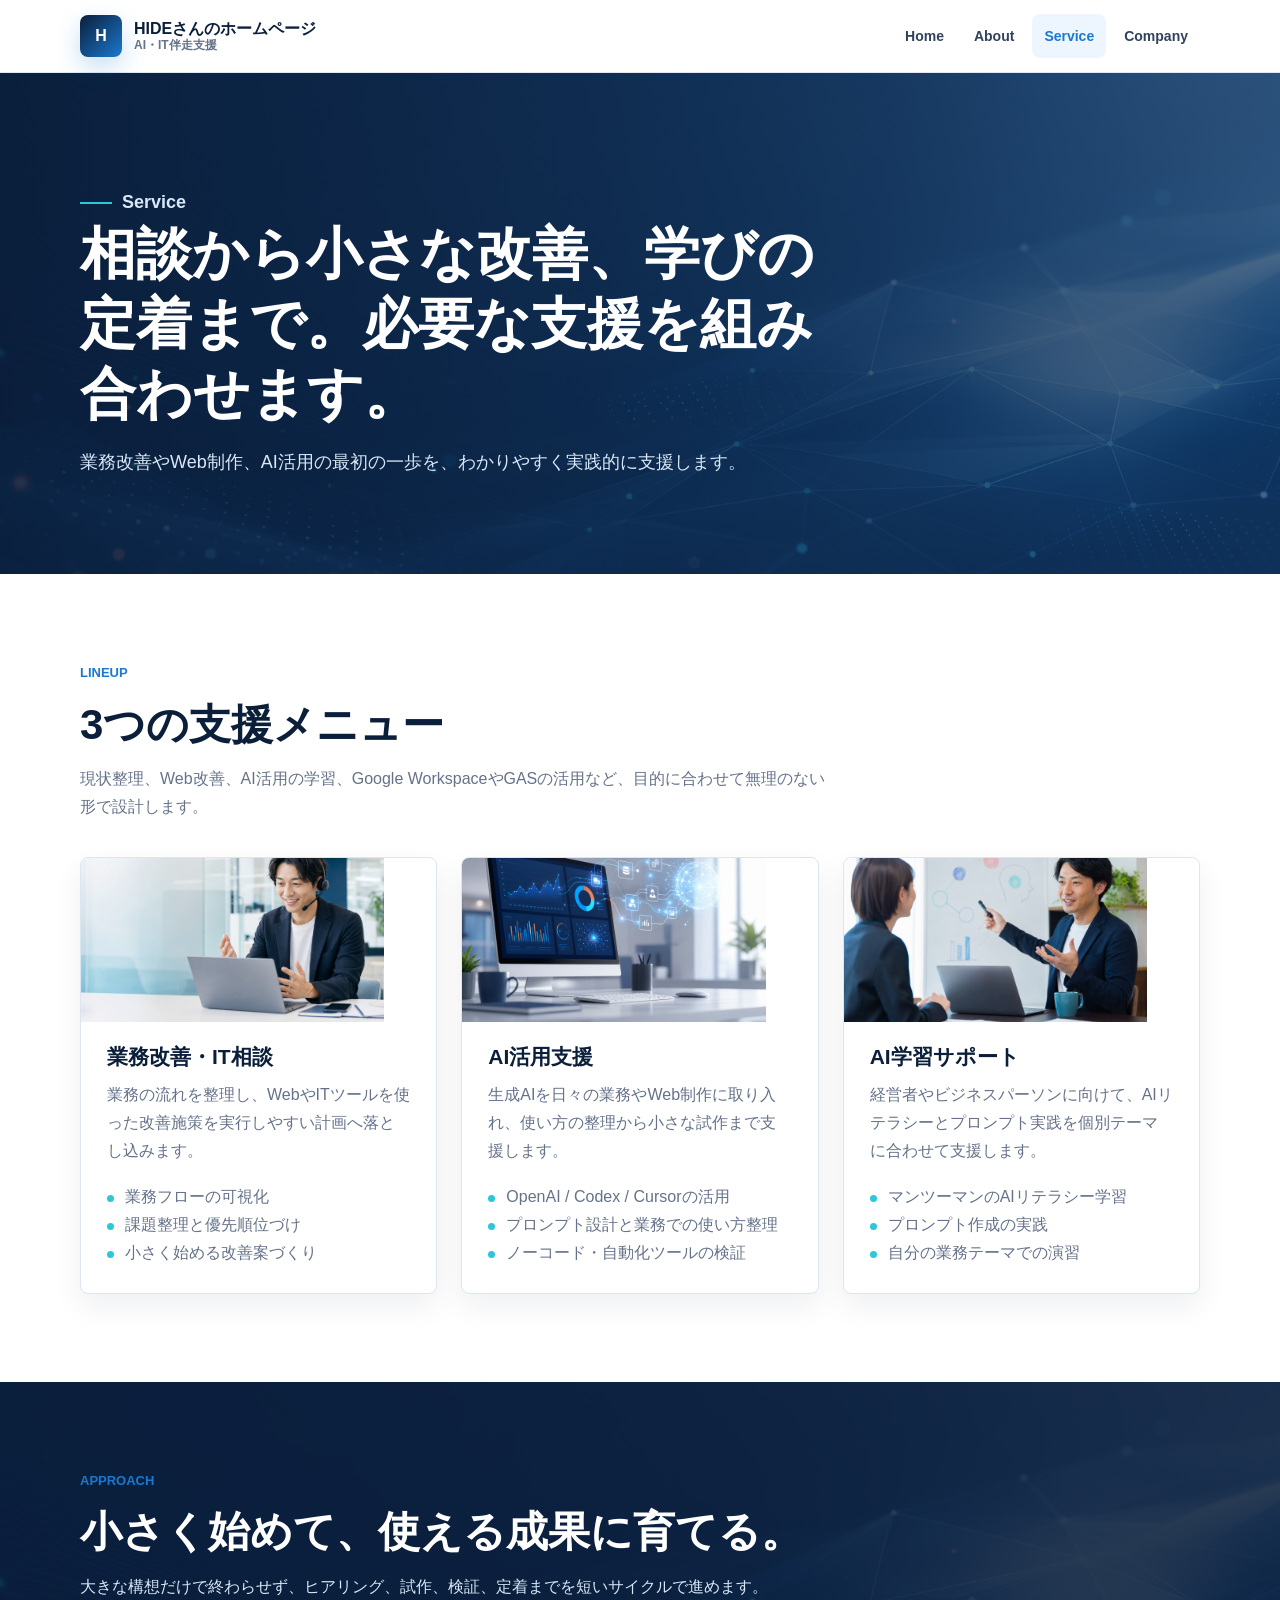
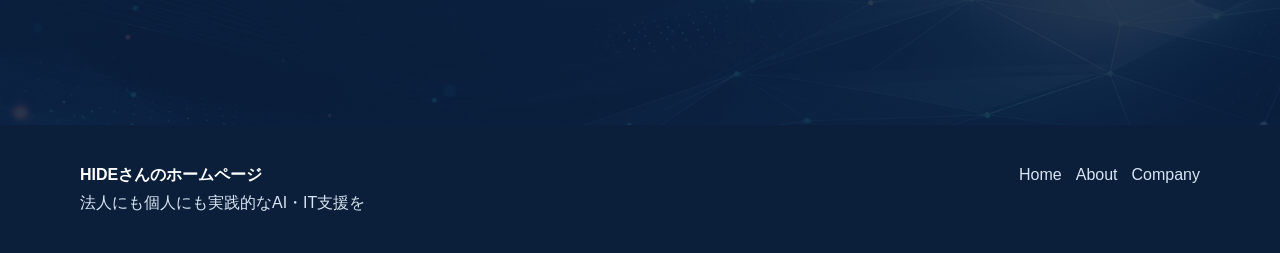
<file: service.html>
<!doctype html>
<html lang="ja">
<head>
  <meta charset="utf-8">
  <meta name="viewport" content="width=device-width, initial-scale=1">
  <title>Service | HIDEさんのホームページ</title>
  <meta name="description" content="AI活用支援、Web制作・改善、Google WorkspaceやGASを使った業務効率化など、現場に合わせた支援内容をご紹介します。">
  <meta property="og:type" content="website">
  <meta property="og:site_name" content="HIDEさんのホームページ">
  <meta property="og:title" content="Service | HIDEさんのホームページ">
  <meta property="og:description" content="AI活用支援、Web制作・改善、業務効率化を現場に合わせて伴走型で支援します。">
  <meta property="og:url" content="https://open-newstages-ai.com/service.html">
  <link rel="canonical" href="https://open-newstages-ai.com/service.html">
  <meta property="og:image" content="https://open-newstages-ai.com/assets/images/hero-consulting.png">
  <meta name="twitter:card" content="summary_large_image">
  <meta name="twitter:title" content="Service | HIDEさんのホームページ">
  <meta name="twitter:description" content="AI活用支援、Web制作・改善、業務効率化を現場に合わせて支援します。">
  <meta name="twitter:image" content="https://open-newstages-ai.com/assets/images/hero-consulting.png">
  <link rel="icon" href="/assets/images/favicon.svg" type="image/svg+xml">
  <link rel="stylesheet" href="/assets/css/style.css">
</head>
<body>
  <header class="site-header">
    <div class="nav-shell">
      <a class="brand" href="index.html"><span class="brand-mark">H</span><span class="brand-text">HIDEさんのホームページ<small>AI・IT伴走支援</small></span></a>
      <button class="nav-toggle" type="button" aria-label="メニューを開閉" aria-expanded="false"><span></span><span></span><span></span></button>
      <nav class="main-nav" aria-label="メインナビゲーション">
        <a href="index.html">Home</a><a href="about.html">About</a><a class="active" href="service.html">Service</a><a href="company.html">Company</a>
      </nav>
    </div>
  </header>

  <main>
    <section class="page-hero">
      <div class="container">
        <p class="eyebrow">Service</p>
        <h1>相談から小さな改善、学びの定着まで。必要な支援を組み合わせます。</h1>
        <p>業務改善やWeb制作、AI活用の最初の一歩を、わかりやすく実践的に支援します。</p>
      </div>
    </section>

    <section class="section">
      <div class="container">
        <div class="section-head">
          <span class="section-label">Lineup</span>
          <h2>3つの支援メニュー</h2>
          <p>現状整理、Web改善、AI活用の学習、Google WorkspaceやGASの活用など、目的に合わせて無理のない形で設計します。</p>
        </div>
        <div class="grid three">
          <article class="card service-card">
            <img class="service-image" src="/assets/images/hero-consulting.png" alt="クリーンなオフィスで相談するビジネスパーソン">
            <h3>業務改善・IT相談</h3>
            <p>業務の流れを整理し、WebやITツールを使った改善施策を実行しやすい計画へ落とし込みます。</p>
            <ul>
              <li>業務フローの可視化</li>
              <li>課題整理と優先順位づけ</li>
              <li>小さく始める改善案づくり</li>
            </ul>
          </article>
          <article class="card service-card">
            <img class="service-image" src="/assets/images/ai-network.png" alt="PC画面に浮かぶAIネットワークのグラフィック">
            <h3>AI活用支援</h3>
            <p>生成AIを日々の業務やWeb制作に取り入れ、使い方の整理から小さな試作まで支援します。</p>
            <ul>
              <li>OpenAI / Codex / Cursorの活用</li>
              <li>プロンプト設計と業務での使い方整理</li>
              <li>ノーコード・自動化ツールの検証</li>
            </ul>
          </article>
          <article class="card service-card">
            <img class="service-image" src="/assets/images/ai-tutor.png" alt="ホワイトボードとPCの前でAIを教える様子">
            <h3>AI学習サポート</h3>
            <p>経営者やビジネスパーソンに向けて、AIリテラシーとプロンプト実践を個別テーマに合わせて支援します。</p>
            <ul>
              <li>マンツーマンのAIリテラシー学習</li>
              <li>プロンプト作成の実践</li>
              <li>自分の業務テーマでの演習</li>
            </ul>
          </article>
        </div>
      </div>
    </section>

    <section class="section navy">
      <div class="container">
        <div class="section-head">
          <span class="section-label">Approach</span>
          <h2>小さく始めて、使える成果に育てる。</h2>
          <p>大きな構想だけで終わらせず、ヒアリング、試作、検証、定着までを短いサイクルで進めます。</p>
        </div>
      </div>
    </section>
  </main>

  <footer class="site-footer"><div class="footer-shell"><div><strong>HIDEさんのホームページ</strong><br>法人にも個人にも実践的なAI・IT支援を</div><div class="footer-links"><a href="index.html">Home</a><a href="about.html">About</a><a href="company.html">Company</a></div></div></footer>
</body>
</html>
</file>
<file: assets/assyu/style.css>
:root{--ink:#061126;--ink2:#0c1c39;--paper:#f5f5f1;--line:rgba(7,18,38,.17);--blue:#326cff;--sans:Inter,"Helvetica Neue",Arial,"Noto Sans JP",sans-serif}*{box-sizing:border-box}html{scroll-behavior:smooth}body{margin:0;background:var(--paper);color:var(--ink);font-family:var(--sans);line-height:1.65;overflow-x:hidden}a{color:inherit;text-decoration:none}.skip-link{position:absolute;left:-999px;top:0;background:#fff;color:#000;padding:.7rem;z-index:20}.skip-link:focus{left:1rem;top:1rem}.site-header{height:80px;display:flex;align-items:center;gap:2rem;justify-content:space-between;padding:0 clamp(1.25rem,4vw,5rem);border-bottom:1px solid var(--line);position:absolute;inset:0 0 auto;z-index:5;color:#fff}.brand{font-size:.78rem;font-weight:800;letter-spacing:.16em;white-space:nowrap}.brand span,footer strong span{font-weight:500;opacity:.58}.site-header nav{display:flex;gap:clamp(1rem,2.5vw,2.6rem);font-size:.69rem;letter-spacing:.12em}.site-header nav a{opacity:.78}.site-header nav a:hover{opacity:1}.header-cta{font-size:.72rem;font-weight:700;letter-spacing:.05em;border-bottom:1px solid rgba(255,255,255,.7);padding-bottom:.2rem}.header-cta span,.button span{font-size:1.1em;margin-left:.35rem}.hero{min-height:760px;height:100vh;max-height:960px;position:relative;display:flex;align-items:center;padding:8rem clamp(1.25rem,12vw,13rem) 6rem;background:#030815;color:#fff;isolation:isolate}.hero-art{position:absolute;inset:0;z-index:-2;background:linear-gradient(90deg,rgba(3,8,21,.87) 0%,rgba(3,8,21,.58) 45%,rgba(3,8,21,.08) 100%),url("sound-waves.png") center/cover}.hero:after{content:"";position:absolute;inset:auto 0 0;height:25%;z-index:-1;background:linear-gradient(transparent,#030815)}.hero-content{max-width:690px}.kicker,.eyebrow{font-size:.68rem;font-weight:800;letter-spacing:.16em;line-height:1.4}.kicker{color:#9ebbf5;margin:0 0 1.35rem}.hero h1{font-size:clamp(4rem,8.4vw,8.4rem);line-height:.95;letter-spacing:-.08em;margin:0 0 1.8rem;font-weight:800}.hero h1 em,.bgm-section h2 em,.final-cta h2 em{font-family:Georgia,"Times New Roman",serif;font-weight:400;letter-spacing:-.08em}.hero-copy{font-size:clamp(.92rem,1.3vw,1.08rem);line-height:2;margin:0;opacity:.86}.hero-actions{display:flex;gap:2rem;align-items:center;margin-top:2.4rem}.button{display:inline-flex;align-items:center;justify-content:center;min-height:54px;padding:.8rem 1.25rem;font-size:.78rem;font-weight:800;letter-spacing:.03em;transition:transform .2s,background .2s}.button:hover{transform:translateY(-3px)}.primary{background:#fff;color:var(--ink)}.text-link{font-size:.78rem;font-weight:700;border-bottom:1px solid rgba(255,255,255,.55);padding-bottom:.25rem}.hero-meta{position:absolute;bottom:3.5rem;right:clamp(1.25rem,4vw,5rem);display:flex;gap:1.8rem;font-size:.6rem;font-weight:700;letter-spacing:.1em;writing-mode:vertical-rl}.scroll-note{position:absolute;bottom:3.2rem;left:clamp(1.25rem,4vw,5rem);font-size:.6rem;letter-spacing:.13em;display:flex;align-items:center;gap:.6rem;writing-mode:vertical-rl}.scroll-note span{width:1px;height:40px;background:#fff;opacity:.6}.section{padding:clamp(5.5rem,10vw,10rem) clamp(1.25rem,8vw,9rem)}.section-label{display:flex;gap:.9rem;align-items:center;font-size:.65rem;font-weight:800;letter-spacing:.14em;margin-bottom:clamp(3rem,7vw,7rem)}.section-label span{color:var(--blue)}.intro-grid,.stock-grid{display:grid;grid-template-columns:1.35fr 1fr;gap:6vw}.intro h2,.section-heading h2,.stock-grid h2{font-size:clamp(2.7rem,5.7vw,6rem);line-height:1.02;letter-spacing:-.07em;margin:0}.intro-copy{font-size:1rem;max-width:530px}.intro-copy p:first-child{margin-top:0}.muted{color:#596375;font-size:.86rem}.statement{font-size:clamp(5rem,17vw,18rem);font-weight:800;letter-spacing:-.11em;line-height:.72;color:#e5e5df;margin-top:clamp(5rem,12vw,12rem);overflow:hidden}.statement i{font-family:Georgia,serif;font-weight:400}.dark-section{background:var(--ink);color:#fff}.section-heading{display:flex;align-items:flex-end;justify-content:space-between;gap:2rem}.section-heading>p{max-width:400px;margin:0 0 .4rem;font-size:.92rem;color:#b7c1d3}.metrics{display:grid;grid-template-columns:repeat(3,1fr);border-top:1px solid rgba(255,255,255,.26);margin-top:clamp(3.5rem,7vw,7rem)}.metrics article{padding:2rem 1.4rem 1.3rem;border-right:1px solid rgba(255,255,255,.26)}.metrics article:first-child{padding-left:0}.metrics article:last-child{border:0}.metrics strong{display:block;font-size:clamp(3rem,6.2vw,6.5rem);line-height:1;letter-spacing:-.08em}.metrics strong span{font-size:.38em;letter-spacing:-.05em}.metrics p{font-size:.78rem;color:#bbc5d5;margin:.9rem 0 0;line-height:1.7}.proof-panel{margin-top:clamp(4rem,8vw,8rem);padding-top:3rem;border-top:1px solid rgba(255,255,255,.26);display:grid;grid-template-columns:1fr 1.2fr;gap:8vw;align-items:center}.proof-panel h3{font-size:clamp(2rem,4vw,4rem);line-height:1.05;letter-spacing:-.06em;margin:.5rem 0 1.4rem}.proof-panel>div>p:last-child{font-size:.82rem;color:#b7c1d3;max-width:370px}.analytics-card{background:#fff;color:#10203d;box-shadow:17px 17px 0 #2858cd;padding:1.25rem;min-height:280px}.analytics-head{font-size:.72rem;font-weight:800;display:flex;align-items:center;gap:.45rem}.analytics-head small{margin-left:auto;font-size:.5rem;color:#63718a}.dot{width:.52rem;height:.52rem;border-radius:50%;background:#3a70ff}.chart{height:150px;margin:1.1rem 0;display:flex;align-items:end;gap:5%;position:relative;border-bottom:1px solid #cbd3e1}.chart i{width:6%;background:linear-gradient(#326cff,#9ec0ff);display:block;border-radius:3px 3px 0 0}.chart i:nth-child(1){height:24%}.chart i:nth-child(2){height:35%}.chart i:nth-child(3){height:32%}.chart i:nth-child(4){height:53%}.chart i:nth-child(5){height:48%}.chart i:nth-child(6){height:72%}.chart i:nth-child(7){height:66%}.chart i:nth-child(8){height:93%}.chart i:nth-child(9){height:76%}.chart i:nth-child(10){height:100%}.chart b{position:absolute;inset:25% 0 auto;height:2px;background:#0c255c;transform:rotate(-11deg);transform-origin:left}.analytics-foot{display:flex;align-items:baseline;gap:.7rem}.analytics-foot strong{font-size:2rem;letter-spacing:-.07em}.analytics-foot span{font-size:.65rem;color:#63718a}.reason{background:#fff}.split-heading{align-items:start}.reason-grid{display:grid;grid-template-columns:repeat(3,1fr);margin-top:clamp(4rem,8vw,8rem);border-top:1px solid var(--line)}.reason-grid article{padding:1.7rem 2rem 1rem 0;border-right:1px solid var(--line);margin-right:2rem}.reason-grid article:last-child{border:0}.reason-grid span{font-size:.67rem;color:var(--blue);font-weight:800}.reason-grid h3{font-size:1.45rem;letter-spacing:-.04em;margin:4rem 0 1rem}.reason-grid p{font-size:.85rem;color:#526078;max-width:260px}.bgm-section{background:#285fe4;color:#fff;padding:clamp(6rem,13vw,12rem) clamp(1.25rem,17vw,18rem);position:relative;overflow:hidden}.bgm-section:after{content:"♪";font-family:Georgia,serif;font-size:65vw;line-height:1;position:absolute;right:-7vw;top:-18vw;color:rgba(255,255,255,.09)}.bgm-inner{position:relative;z-index:1}.bgm-section h2,.final-cta h2{font-size:clamp(3.3rem,7vw,7.5rem);line-height:.95;letter-spacing:-.08em;margin:0 0 2rem}.bgm-section>p,.bgm-inner>p{font-size:1rem;line-height:2;opacity:.91}.tag-list{display:flex;flex-wrap:wrap;gap:.55rem;margin-top:2.5rem}.tag-list span{font-size:.64rem;font-weight:800;letter-spacing:.08em;border:1px solid rgba(255,255,255,.45);padding:.5rem .65rem}.stock-copy{max-width:450px;font-size:.95rem}.stock-copy .button{margin-top:1.2rem;background:var(--ink);color:#fff}.link-note{font-size:.73rem;color:#6d7685;margin-top:1rem}.profile-grid{display:grid;grid-template-columns:.75fr 1.25fr;gap:7vw;align-items:center}.monogram{font:italic 38vw/.7 Georgia,serif;letter-spacing:-.24em;color:#396eea}.monogram span{color:#9ebbf5}.profile-grid h2{font-size:clamp(4rem,9vw,9rem);line-height:.9;letter-spacing:-.09em;margin:.3rem 0 2rem}.profile-grid>div:last-child>p:not(.kicker){max-width:570px;font-size:1rem}.final-cta{background:var(--ink2);color:#fff;text-align:center;padding:clamp(6rem,12vw,11rem) 1.25rem}.final-cta .kicker{color:#a5c0ff}.final-cta .button{margin-top:1.3rem}.light{background:#fff;color:var(--ink)}footer{background:#030815;color:#fff;padding:2rem clamp(1.25rem,4vw,5rem);display:flex;justify-content:space-between;align-items:end;font-size:.72rem;border-top:1px solid rgba(255,255,255,.15)}footer strong{font-size:.78rem;letter-spacing:.13em}footer p{margin:.35rem 0 0;color:#9aa7bc}@media(max-width:800px){.site-header{height:66px}.site-header nav{display:none}.header-cta{font-size:.65rem}.hero{min-height:690px;padding:8rem 1.25rem 5rem}.hero-art{background:linear-gradient(90deg,rgba(3,8,21,.9),rgba(3,8,21,.45)),url("sound-waves.png") 66% center/cover}.hero h1{font-size:clamp(3.8rem,18vw,5rem)}.hero-copy br{display:none}.hero-actions{align-items:start;flex-direction:column;gap:1.4rem}.hero-meta{bottom:2rem;right:1.25rem;gap:.8rem;font-size:.52rem}.scroll-note{display:none}.intro-grid,.stock-grid,.proof-panel,.profile-grid{grid-template-columns:1fr;gap:2.5rem}.section-heading{display:block}.section-heading>p{margin-top:1.5rem}.metrics{grid-template-columns:1fr}.metrics article{padding:1.3rem 0;border-bottom:1px solid rgba(255,255,255,.26);border-right:0;display:flex;align-items:baseline;gap:1.3rem}.metrics p{margin:0}.analytics-card{box-shadow:8px 8px 0 #2858cd}.reason-grid{grid-template-columns:1fr}.reason-grid article{border-right:0;border-bottom:1px solid var(--line);margin:0;padding:1.4rem 0}.reason-grid h3{margin:2.4rem 0 .75rem}.bgm-section{padding-left:1.25rem;padding-right:1.25rem}.bgm-section:after{font-size:125vw;right:-16vw;top:-3vw}.monogram{font-size:75vw;line-height:.65}.profile-grid{gap:4rem}footer{display:block}footer>p{margin-top:1.8rem}}@media(prefers-reduced-motion:reduce){*,html{scroll-behavior:auto;transition:none!important}}
</file>
<file: assets/assyu/review-fixes.css>
/* Production review fixes: keyboard focus and optimized hero artwork. */
a:focus-visible {
  outline: 3px solid #fff;
  outline-offset: 2px;
  box-shadow: 0 0 0 6px #0b57d0;
}

.hero-art {
  background-image:
    linear-gradient(90deg, rgba(3, 8, 21, 0.87) 0%, rgba(3, 8, 21, 0.58) 45%, rgba(3, 8, 21, 0.08) 100%),
    url("sound-waves.jpg");
}

@media (max-width: 800px) {
  .hero-art {
    background-image:
      linear-gradient(90deg, rgba(3, 8, 21, 0.9), rgba(3, 8, 21, 0.45)),
      url("sound-waves.jpg");
  }
}
</file>
<file: assets/assyu/tunecore-report.css>
.tunecore-panel {
  display: grid;
  grid-template-columns: .9fr 1.1fr;
  gap: 8vw;
  margin-top: clamp(4rem, 8vw, 8rem);
  padding-top: 3rem;
  border-top: 1px solid rgba(255, 255, 255, .26);
}

.tunecore-copy h3 {
  margin: .5rem 0 1.4rem;
  font-size: clamp(1.8rem, 3.4vw, 3.35rem);
  line-height: 1.08;
  letter-spacing: -.06em;
}

.tunecore-copy > p:last-child {
  max-width: 410px;
  color: #b7c1d3;
  font-size: .86rem;
}

.tunecore-stats {
  display: grid;
  grid-template-columns: repeat(2, 1fr);
  border-top: 1px solid rgba(255, 255, 255, .26);
  border-bottom: 1px solid rgba(255, 255, 255, .26);
}

.tunecore-stats article {
  padding: 1.4rem 1.2rem 1.25rem 0;
}

.tunecore-stats article + article {
  padding-left: 1.4rem;
  border-left: 1px solid rgba(255, 255, 255, .26);
}

.tunecore-stats strong {
  display: block;
  font-size: clamp(2.35rem, 4.25vw, 4.4rem);
  line-height: 1;
  letter-spacing: -.08em;
}

.tunecore-stats strong span {
  font-size: .4em;
}

.tunecore-stats strong.exact-count {
  font-size: clamp(1.8rem, 3.35vw, 3.5rem);
  letter-spacing: -.07em;
}

.tunecore-stats p,
.source-note {
  margin: .7rem 0 0;
  color: #bbc5d5;
  font-size: .74rem;
  line-height: 1.7;
}

.source-note {
  max-width: 610px;
  color: #9faec3;
}

.report-placeholder {
  display: grid;
  place-content: center;
  min-height: 118px;
  margin: 1.5rem 0 0;
  border: 1px dashed rgba(255, 255, 255, .34);
  background: rgba(255, 255, 255, .035);
  color: #9faec3;
  text-align: center;
}

.report-placeholder span {
  font-size: .64rem;
  font-weight: 800;
  letter-spacing: .16em;
}

.report-placeholder figcaption {
  margin-top: .35rem;
  font-size: .7rem;
}

.tunecore-report-wrapper {
  width: 92%;
  max-width: 760px;
  margin: .9rem auto 0;
}

.tunecore-report,
.tunecore-report figure,
.tunecore-report img {
  width: 100%;
  max-width: 100%;
  min-width: 0;
  height: auto;
  display: block;
  margin-inline: auto;
  box-sizing: border-box;
}

.tunecore-report figure {
  margin-top: 0;
  margin-bottom: 0;
}

.tunecore-report img {
  height: auto;
  border: 1px solid rgba(255, 255, 255, .2);
}

.tunecore-report figcaption {
  margin-top: .4rem;
  color: #9faec3;
  font-size: .7rem;
}

@media (max-width: 800px) {
  .tunecore-panel {
    grid-template-columns: 1fr;
    gap: 2.5rem;
  }

  .tunecore-stats {
    grid-template-columns: 1fr;
  }

  .tunecore-stats article,
  .tunecore-stats article + article {
    padding: 1.2rem 0;
    border-left: 0;
  }

  .tunecore-stats article + article {
    border-top: 1px solid rgba(255, 255, 255, .26);
  }

  .report-placeholder {
    min-height: 98px;
  }

  .tunecore-report-wrapper,
  .tunecore-report,
  .tunecore-report figure,
  .tunecore-report img {
    width: 100%;
    max-width: 100%;
    min-width: 0;
    height: auto;
    display: block;
    margin-inline: auto;
  }

  .tunecore-report-wrapper {
    margin-top: .75rem;
  }
}
</file>
<file: assets/assyu/soundon-report.css>
.analytics-report {
  min-height: 0;
  margin: 0;
  padding: .75rem;
}

.analytics-report img {
  display: block;
  width: 100%;
  height: auto;
}

.analytics-report figcaption {
  margin-top: .65rem;
  color: #63718a;
  font-size: .65rem;
  letter-spacing: .04em;
}
</file>
<file: assets/assyu/contact.css>
.contact-form {
  max-width: 680px;
  margin: 2.5rem auto 0;
  text-align: left;
}

.contact-fields {
  display: grid;
  grid-template-columns: repeat(2, minmax(0, 1fr));
  gap: 1.5rem;
  min-width: 0;
  margin: 0;
  padding: 0;
  border: 0;
}

.contact-fields label {
  display: block;
  font-size: .85rem;
}

.contact-fields input,
.contact-fields textarea {
  display: block;
  width: 100%;
  margin-top: .5rem;
  padding: .8rem;
  border: 1px solid #8b9ab1;
  border-radius: 0;
  background: #fff;
  color: var(--ink);
  font: inherit;
  font-size: 1rem;
}

.contact-fields textarea {
  resize: vertical;
  min-height: 10rem;
}

.contact-message,
.contact-note,
.contact-fields .button {
  grid-column: 1 / -1;
}

.contact-note {
  margin: 0;
  color: #b7c1d3;
  font-size: .78rem;
  line-height: 1.8;
}

.contact-fields .button {
  justify-self: start;
  margin: 0;
  border: 0;
  font-family: inherit;
  cursor: pointer;
}

.contact-fields:disabled .button {
  opacity: .65;
  cursor: wait;
  transform: none;
}

.contact-fields :focus-visible,
.contact-status:focus-visible {
  outline: 3px solid #a5c0ff;
  outline-offset: 3px;
}

.contact-status {
  min-height: 1.8em;
  margin: 1.25rem 0 0;
  font-size: .85rem;
  overflow-wrap: anywhere;
}

.contact-status[data-state="error"] {
  color: #ffc7c7;
}

.profile-grid .muted a {
  color: #b7c1d3;
  text-decoration: underline;
  text-underline-offset: .2em;
}

@media (max-width: 800px) {
  .contact-fields {
    grid-template-columns: minmax(0, 1fr);
  }

  .contact-fields .button {
    width: 100%;
  }
}
</file>
<file: assets/css/style.css>
:root {
  --navy: #0b1f3a;
  --navy-2: #123a63;
  --blue: #1b78d0;
  --cyan: #2cc7d9;
  --coral: #f28d75;
  --ink: #162033;
  --muted: #657289;
  --line: #dce6f3;
  --paper: #ffffff;
  --soft: #f4f8fc;
  --shadow: 0 18px 50px rgba(11, 31, 58, 0.14);
}

* {
  box-sizing: border-box;
}

html {
  scroll-behavior: smooth;
}

body {
  margin: 0;
  color: var(--ink);
  font-family: "Segoe UI", "Hiragino Kaku Gothic ProN", "Yu Gothic", Meiryo, sans-serif;
  line-height: 1.75;
  background: var(--paper);
}

img {
  display: block;
  max-width: 100%;
}

a {
  color: inherit;
  text-decoration: none;
}

.site-header {
  position: sticky;
  top: 0;
  z-index: 20;
  background: rgba(255, 255, 255, 0.94);
  border-bottom: 1px solid rgba(220, 230, 243, 0.9);
  backdrop-filter: blur(14px);
}

.nav-shell {
  width: min(1120px, calc(100% - 32px));
  min-height: 72px;
  margin: 0 auto;
  display: flex;
  align-items: center;
  justify-content: space-between;
  gap: 24px;
}

.brand {
  display: inline-flex;
  align-items: center;
  min-width: 0;
  gap: 12px;
  font-weight: 800;
  letter-spacing: 0;
  color: var(--navy);
}

.brand-mark {
  width: 42px;
  height: 42px;
  flex: 0 0 42px;
  display: grid;
  place-items: center;
  color: #fff;
  font-weight: 800;
  background: linear-gradient(135deg, var(--navy), var(--blue));
  border-radius: 8px;
  box-shadow: 0 10px 24px rgba(27, 120, 208, 0.24);
}

.brand-text {
  display: grid;
  min-width: 0;
  line-height: 1.2;
}

.brand-text small {
  color: var(--muted);
  font-size: 12px;
  font-weight: 700;
}

.nav-toggle {
  display: none;
  width: 44px;
  height: 44px;
  flex: 0 0 44px;
  border: 1px solid var(--line);
  border-radius: 8px;
  background: #fff;
  cursor: pointer;
}

.nav-toggle span {
  display: block;
  width: 20px;
  height: 2px;
  margin: 5px auto;
  background: var(--navy);
}

.main-nav {
  display: flex;
  align-items: center;
  gap: 6px;
}

.main-nav a {
  padding: 10px 12px;
  border-radius: 8px;
  color: #31425d;
  font-size: 14px;
  font-weight: 700;
}

.main-nav a:hover,
.main-nav a.active {
  color: var(--blue);
  background: #edf6ff;
}

.nav-cta {
  color: #fff !important;
  background: var(--navy) !important;
}

.hero {
  min-height: calc(100vh - 72px);
  display: grid;
  align-items: center;
  position: relative;
  overflow: hidden;
  background: var(--navy);
}

.hero::before {
  content: "";
  position: absolute;
  inset: 0;
  background: var(--navy);
}

.hero.home-hero::before {
  background:
    linear-gradient(90deg, rgba(11, 31, 58, 0.92) 0%, rgba(11, 31, 58, 0.74) 45%, rgba(11, 31, 58, 0.1) 78%),
    url("../images/hero-consulting.png") center right / cover no-repeat;
}

.hero-content {
  position: relative;
  width: min(1120px, calc(100% - 32px));
  margin: 0 auto;
  padding: 84px 0 112px;
  color: #fff;
}

.eyebrow {
  display: inline-flex;
  align-items: center;
  gap: 10px;
  margin: 0 0 18px;
  color: #dff8ff;
  font-size: 14px;
  font-weight: 800;
}

.eyebrow::before {
  content: "";
  width: 32px;
  height: 2px;
  background: var(--cyan);
}

h1,
h2,
h3 {
  margin: 0;
  color: var(--navy);
  line-height: 1.25;
  letter-spacing: 0;
}

.hero h1 {
  max-width: 660px;
  color: #fff;
  font-size: clamp(36px, 5.2vw, 62px);
  line-height: 1.18;
}

.hero-lead {
  max-width: 560px;
  margin: 24px 0 0;
  color: #e8f3ff;
  font-size: clamp(16px, 2vw, 20px);
}

.hero-actions {
  display: flex;
  flex-wrap: wrap;
  gap: 14px;
  margin-top: 34px;
}

.button {
  display: inline-flex;
  align-items: center;
  justify-content: center;
  min-height: 48px;
  padding: 12px 20px;
  border: 1px solid transparent;
  border-radius: 8px;
  font-weight: 800;
  line-height: 1.35;
}

.button.primary {
  color: #fff;
  background: var(--blue);
  box-shadow: 0 14px 30px rgba(27, 120, 208, 0.28);
}

.button.secondary {
  color: #fff;
  border-color: rgba(255, 255, 255, 0.55);
  background: rgba(255, 255, 255, 0.08);
}

.button.dark {
  color: #fff;
  background: var(--navy);
}

.section {
  padding: 88px 0;
}

.section.soft,
.skills-section {
  background: var(--soft);
}

.section.navy {
  color: #fff;
  background:
    linear-gradient(rgba(11, 31, 58, 0.88), rgba(11, 31, 58, 0.88)),
    url("../images/abstract-navy.png") center / cover no-repeat;
}

.section.navy h2,
.section.navy h3 {
  color: #fff;
}

.container {
  width: min(1120px, calc(100% - 32px));
  margin: 0 auto;
}

.section-head {
  display: grid;
  gap: 14px;
  max-width: 760px;
  margin-bottom: 36px;
}

.section-label {
  color: var(--blue);
  font-size: 13px;
  font-weight: 900;
  letter-spacing: 0;
  text-transform: uppercase;
}

.section-head h2 {
  font-size: clamp(28px, 4vw, 42px);
}

.section-head p {
  margin: 0;
  color: var(--muted);
}

.section.navy .section-head p {
  color: #d9e8f8;
}

.grid {
  display: grid;
  gap: 24px;
}

.grid.two {
  grid-template-columns: repeat(2, minmax(0, 1fr));
  align-items: center;
}

.grid.three {
  grid-template-columns: repeat(3, minmax(0, 1fr));
}

.card,
.skill-card {
  height: 100%;
  padding: 26px;
  border: 1px solid var(--line);
  border-radius: 8px;
  background: #fff;
  box-shadow: 0 12px 30px rgba(11, 31, 58, 0.07);
}

.card h3,
.skill-card h3 {
  margin-bottom: 10px;
  font-size: 21px;
}

.card p,
.skill-card p {
  margin: 0;
  color: var(--muted);
}

.skills-grid {
  display: grid;
  grid-template-columns: repeat(4, minmax(0, 1fr));
  gap: 22px;
}

.skill-card {
  display: grid;
  align-content: start;
  gap: 12px;
  min-height: 260px;
  transition: transform 0.2s ease, box-shadow 0.2s ease, border-color 0.2s ease;
}

.skill-card:hover {
  transform: translateY(-3px);
  border-color: #bfd8f3;
  box-shadow: 0 18px 38px rgba(11, 31, 58, 0.1);
}

.skill-tag {
  width: fit-content;
  padding: 4px 10px;
  color: var(--blue);
  font-size: 12px;
  font-weight: 900;
  line-height: 1.4;
  border-radius: 999px;
  background: #edf6ff;
}

.skill-card h3 {
  margin-bottom: 0;
}

.skill-tools {
  padding-top: 12px;
  border-top: 1px solid var(--line);
  color: var(--navy);
  font-size: 14px;
  font-weight: 800;
  line-height: 1.55;
}

.skill-tools + p {
  font-size: 14px;
  line-height: 1.7;
}

.icon-box {
  width: 48px;
  height: 48px;
  display: grid;
  place-items: center;
  margin-bottom: 18px;
  color: var(--blue);
  border: 1px solid #cfe3fa;
  border-radius: 8px;
  background: #eef7ff;
}

.icon-box svg {
  width: 25px;
  height: 25px;
  stroke-width: 2;
}

.image-panel {
  overflow: hidden;
  border-radius: 8px;
  box-shadow: var(--shadow);
}

.image-panel img {
  width: 100%;
  height: 100%;
  min-height: 360px;
  object-fit: cover;
}

.notice-list {
  display: grid;
  gap: 14px;
}

.notice {
  display: grid;
  grid-template-columns: 128px 1fr;
  gap: 18px;
  align-items: start;
  padding: 20px;
  border: 1px solid var(--line);
  border-radius: 8px;
  background: #fff;
}

.notice time,
.notice-status {
  color: var(--blue);
  font-weight: 900;
}

.notice-status {
  width: fit-content;
  padding: 3px 10px;
  border-radius: 999px;
  background: #edf6ff;
  font-size: 13px;
  line-height: 1.5;
}

.notice strong {
  display: block;
  color: var(--navy);
}

.notice p {
  margin: 4px 0 0;
  color: var(--muted);
}

.page-hero {
  padding: 96px 0;
  color: #fff;
  background:
    linear-gradient(90deg, rgba(11, 31, 58, 0.9), rgba(18, 58, 99, 0.78)),
    url("../images/abstract-navy.png") center / cover no-repeat;
}

.page-hero h1 {
  max-width: 760px;
  color: #fff;
  font-size: clamp(34px, 5vw, 56px);
}

.page-hero p {
  max-width: 720px;
  margin: 18px 0 0;
  color: #d9e8f8;
  font-size: 18px;
}

.split-copy p,
.message p {
  margin: 0 0 16px;
  color: var(--muted);
}

.stat-row {
  display: grid;
  grid-template-columns: repeat(3, 1fr);
  gap: 16px;
  margin-top: 28px;
}

.stat {
  padding: 18px;
  border: 1px solid var(--line);
  border-radius: 8px;
  background: #fff;
}

.stat strong {
  display: block;
  color: var(--blue);
  font-size: 26px;
  line-height: 1.1;
}

.stat span {
  color: var(--muted);
  font-size: 13px;
  font-weight: 700;
}

.service-image {
  width: 100%;
  height: 190px;
  margin: -26px -26px 22px;
  max-width: calc(100% + 52px);
  object-fit: cover;
}

.service-card {
  overflow: hidden;
  padding-top: 0;
}

.service-card ul,
.company-list {
  margin: 18px 0 0;
  padding: 0;
  list-style: none;
}

.service-card li,
.company-list li {
  position: relative;
  padding-left: 18px;
  color: var(--muted);
}

.service-card li::before,
.company-list li::before {
  content: "";
  position: absolute;
  top: 0.78em;
  left: 0;
  width: 7px;
  height: 7px;
  border-radius: 50%;
  background: var(--cyan);
}

.info-table {
  width: 100%;
  border-collapse: collapse;
  overflow: hidden;
  border: 1px solid var(--line);
  border-radius: 8px;
  background: #fff;
}

.info-table th,
.info-table td {
  padding: 18px;
  border-bottom: 1px solid var(--line);
  text-align: left;
  vertical-align: top;
}

.info-table th {
  width: 28%;
  color: var(--navy);
  background: #f7fbff;
}

.info-table tr:last-child th,
.info-table tr:last-child td {
  border-bottom: 0;
}

.area-strip {
  display: grid;
  grid-template-columns: 72px 1fr;
  gap: 20px;
  align-items: center;
  padding: 24px;
  border: 1px solid var(--line);
  border-radius: 8px;
  background: #fff;
}

.area-icon {
  width: 72px;
  height: 72px;
  display: grid;
  place-items: center;
  color: #fff;
  border-radius: 8px;
  background: linear-gradient(135deg, var(--blue), var(--cyan));
}

.area-icon svg {
  width: 34px;
  height: 34px;
}

.site-footer {
  color: #d8e5f3;
  background: var(--navy);
}

.footer-shell {
  width: min(1120px, calc(100% - 32px));
  margin: 0 auto;
  padding: 36px 0;
  display: flex;
  justify-content: space-between;
  gap: 24px;
}

.footer-shell strong {
  color: #fff;
}

.footer-links {
  display: flex;
  flex-wrap: wrap;
  gap: 14px;
}

.footer-links a {
  color: #d8e5f3;
}

@media (max-width: 980px) {
  .skills-grid {
    grid-template-columns: repeat(2, minmax(0, 1fr));
  }

  .skill-card {
    min-height: 230px;
  }
}

@media (max-width: 860px) {
  .nav-toggle {
    display: block;
  }

  .main-nav {
    position: absolute;
    top: 72px;
    left: 0;
    right: 0;
    display: none;
    padding: 12px 16px 18px;
    border-bottom: 1px solid var(--line);
    background: #fff;
    box-shadow: 0 18px 36px rgba(11, 31, 58, 0.1);
  }

  .main-nav.is-open {
    display: grid;
  }

  .main-nav a {
    padding: 12px;
  }

  .grid.two,
  .grid.three,
  .form-grid,
  .stat-row {
    grid-template-columns: 1fr;
  }

  .hero {
    min-height: 680px;
  }

  .hero.home-hero::before {
    background:
      linear-gradient(180deg, rgba(11, 31, 58, 0.78), rgba(11, 31, 58, 0.86)),
      url("../images/hero-consulting.png") center right / cover no-repeat;
  }

  .hero-content {
    padding: 72px 0 92px;
  }

  .section,
  .page-hero {
    padding: 64px 0;
  }

  .notice {
    grid-template-columns: 1fr;
  }

  .info-table,
  .info-table tbody,
  .info-table tr,
  .info-table th,
  .info-table td {
    display: block;
    width: 100%;
  }

  .info-table th {
    border-bottom: 0;
  }

  .area-strip {
    grid-template-columns: 1fr;
  }

  .footer-shell {
    display: grid;
  }

  .footer-links {
    row-gap: 8px;
  }
}

@media (max-width: 600px) {
  .skills-grid {
    grid-template-columns: 1fr;
    gap: 18px;
  }

  .skill-card {
    min-height: 0;
  }
}

@media (max-width: 520px) {
  .nav-shell,
  .container,
  .hero-content,
  .footer-shell {
    width: min(100% - 24px, 1120px);
  }

  .brand-text {
    max-width: calc(100vw - 96px);
  }

  .brand-text small {
    display: none;
  }

  .hero-actions {
    display: grid;
    gap: 12px;
  }

  .button,
  .section.navy .button {
    width: 100%;
  }

  .section-head {
    margin-bottom: 28px;
  }

  .card,
  .skill-card {
    padding: 22px;
  }

  .notice {
    padding: 18px;
  }

  .footer-shell {
    gap: 18px;
    padding: 30px 0;
  }

  .service-image {
    margin: -22px -22px 20px;
    max-width: calc(100% + 44px);
  }
}
</file>
